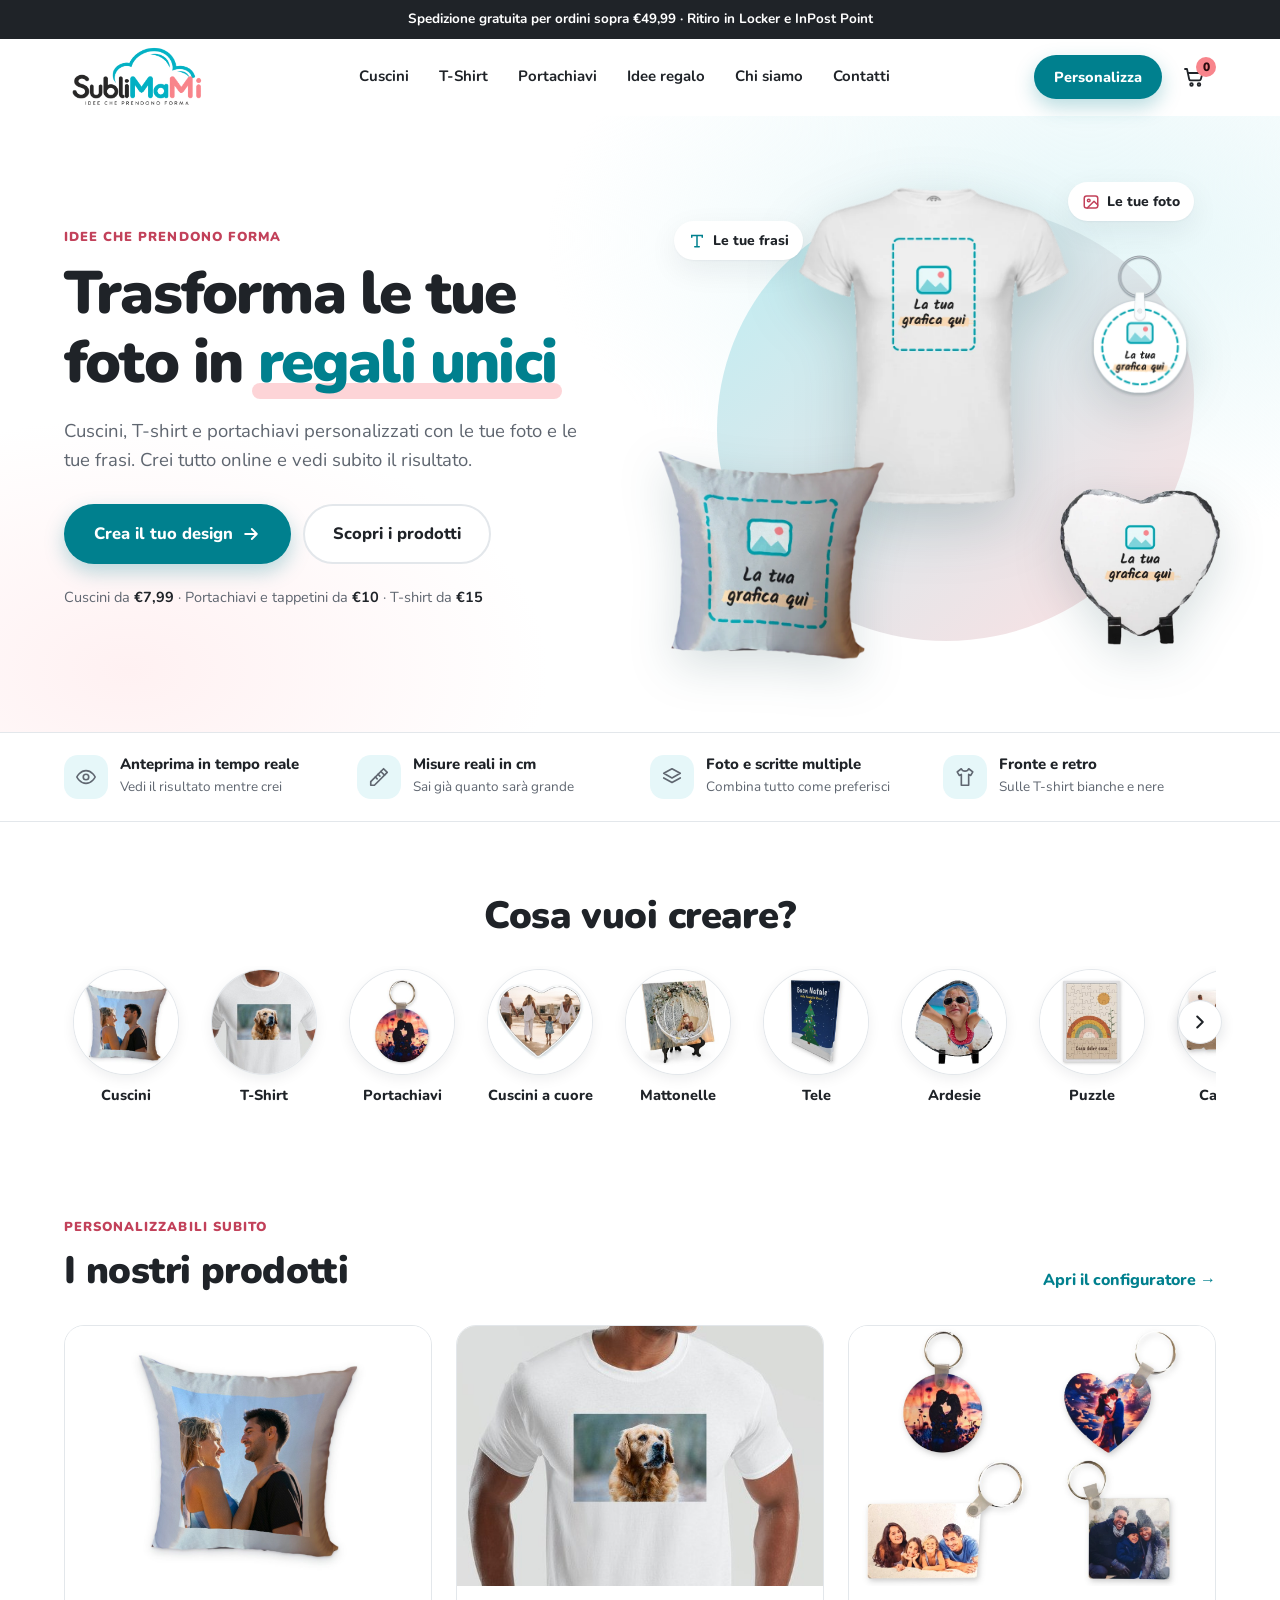
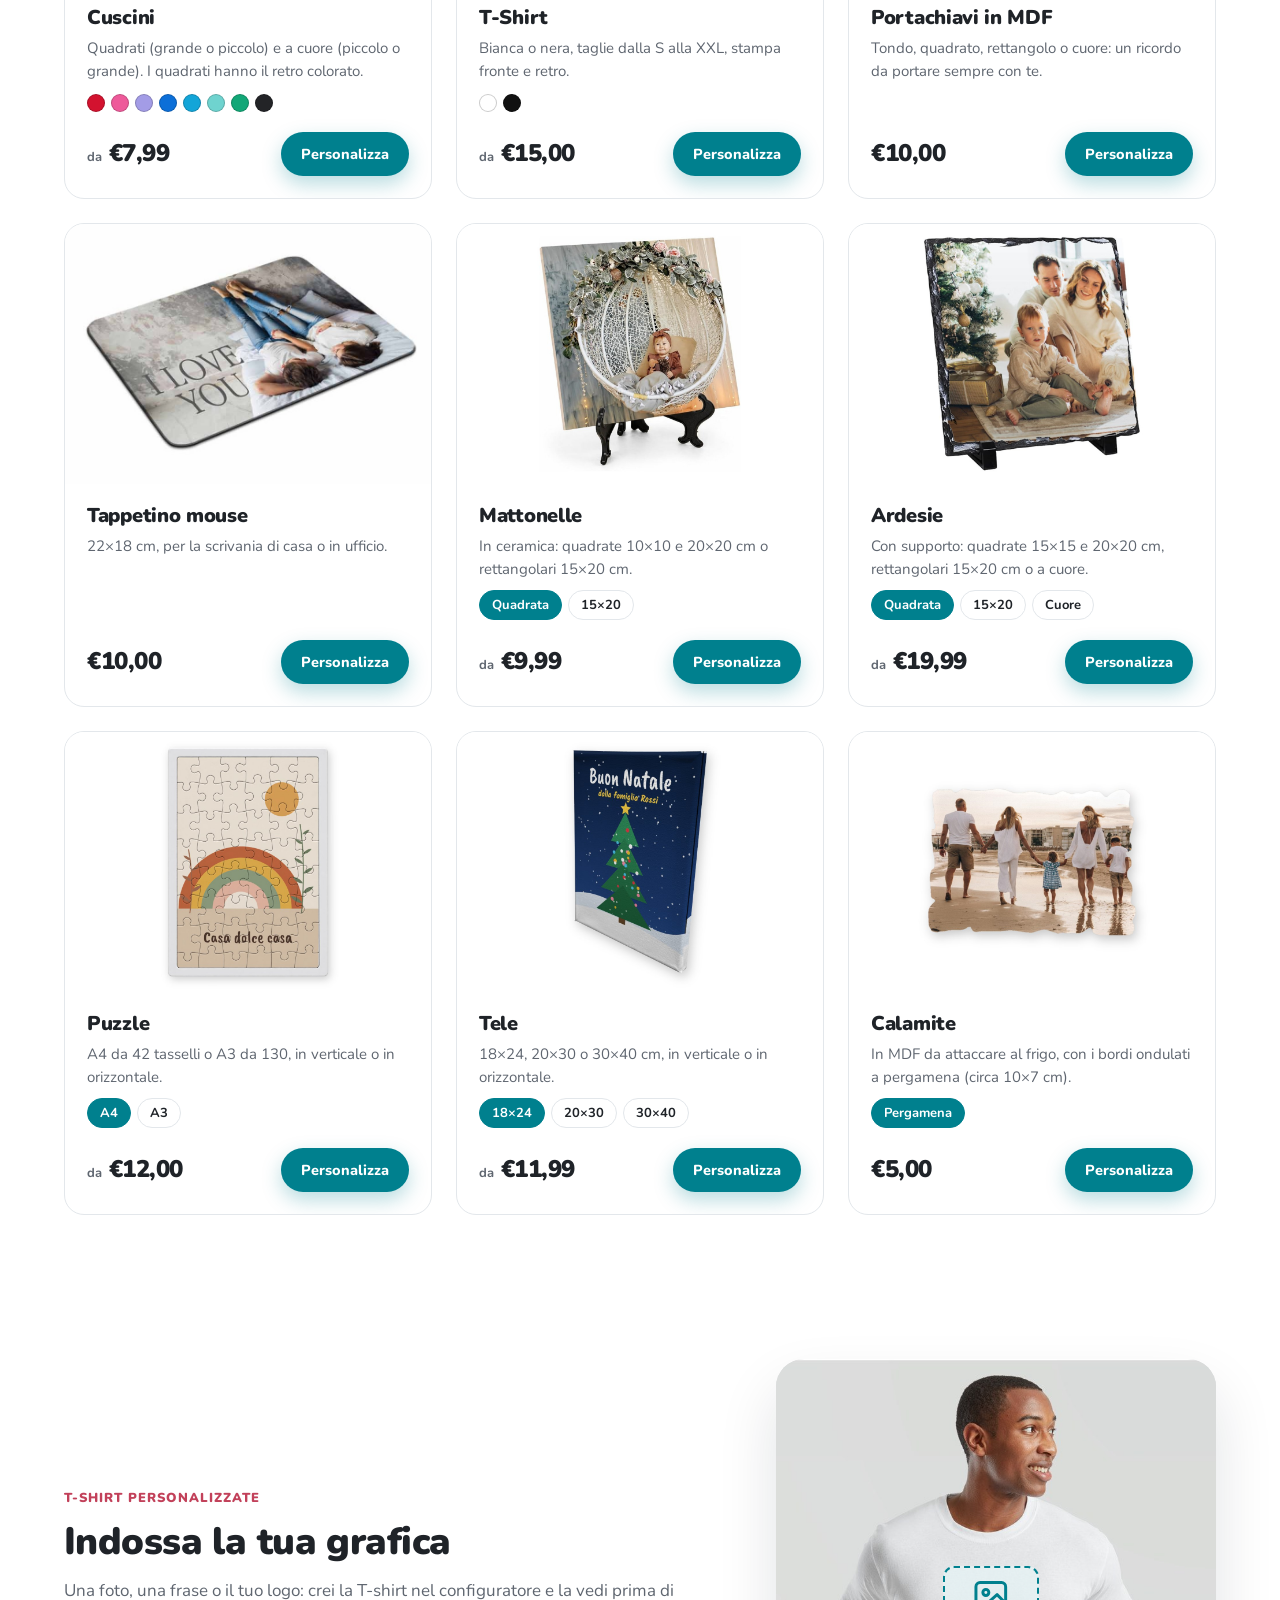
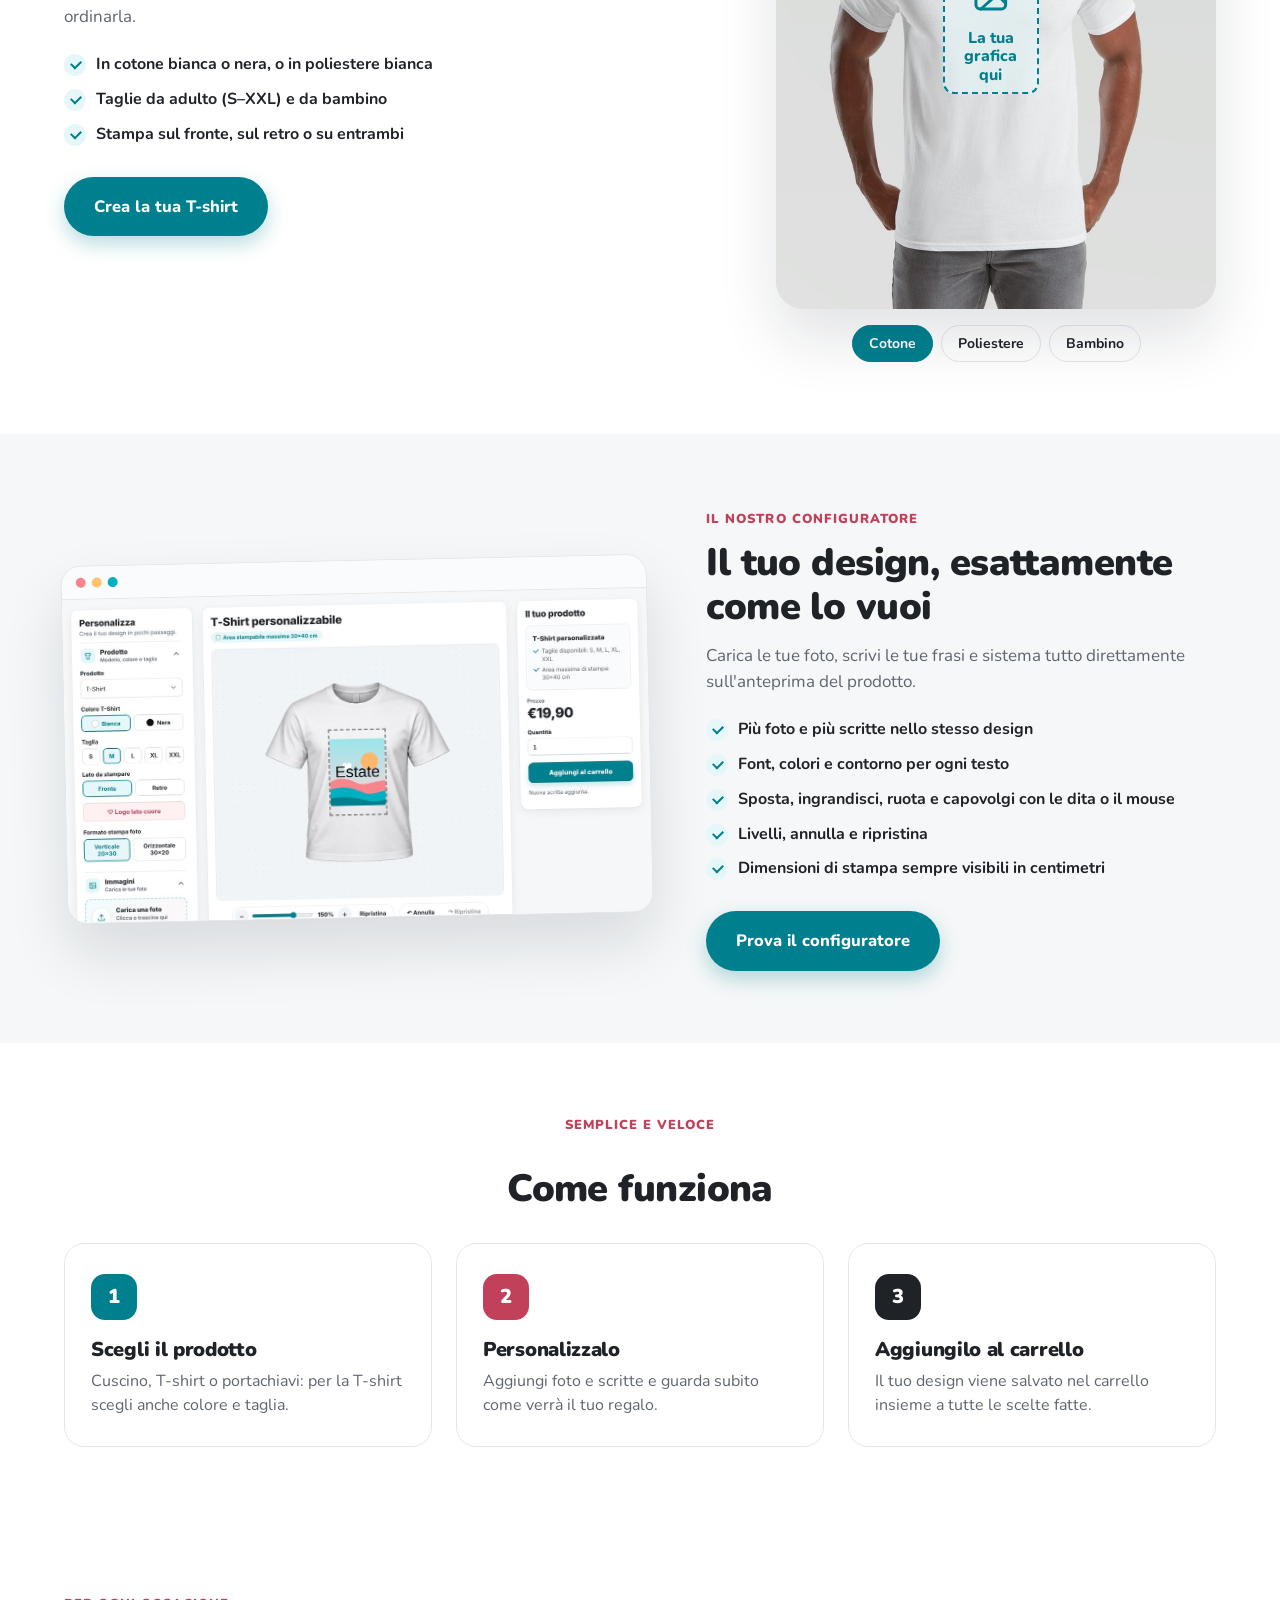
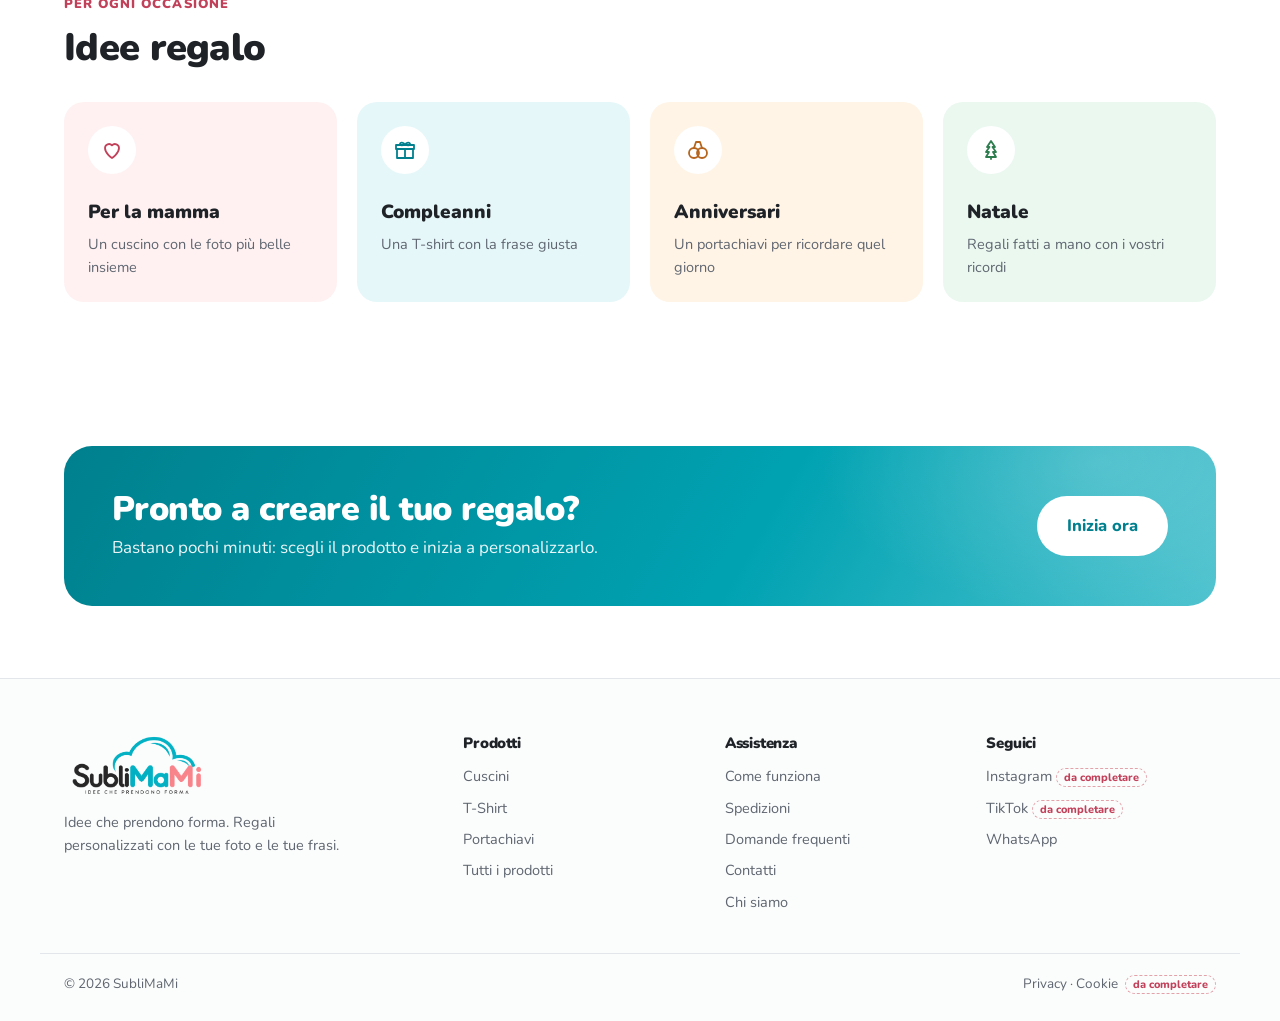
<file: index.html>
<!DOCTYPE html>
<html lang="it">
<head>
    <meta charset="UTF-8">
    <meta name="viewport" content="width=device-width, initial-scale=1.0">

    <title>SubliMaMi | Regali personalizzati con le tue foto</title>
    <meta name="description" content="Cuscini, T-shirt e portachiavi personalizzati con le tue foto e le tue frasi. Crei tutto online e vedi subito il risultato.">

    <link rel="preconnect" href="https://fonts.googleapis.com">
    <link rel="preconnect" href="https://fonts.gstatic.com" crossorigin>
    <link rel="stylesheet" href="https://fonts.googleapis.com/css2?family=Nunito:wght@400;600;700;800;900&display=swap">

    <link rel="stylesheet" href="home.css?v=65065e04bd95">
</head>

<body>

    <!-- =========================================
         BARRA ANNUNCI
         ========================================= -->
    <div class="announcement-bar">
        Crea il tuo regalo personalizzato online, con anteprima in tempo reale
    </div>


    <!-- =========================================
         HEADER
         ========================================= -->
    <header class="home-header" id="homeHeader">
        <div class="container home-header-inner">

            <a href="index.html" class="home-logo" aria-label="SubliMaMi - Home">
                <img src="assets/sublimami-logo.png" alt="SubliMaMi">
            </a>

            <nav class="home-nav" id="homeNav" aria-label="Menu principale">
                <a href="personalizza.html?prodotto=cushion">Cuscini</a>
                <a href="personalizza.html?prodotto=tshirt">T-Shirt</a>
                <a href="personalizza.html?prodotto=keychain-round">Portachiavi</a>
                <a href="index.html#idee-regalo">Idee regalo</a>
                <a href="chi-siamo.html">Chi siamo</a>
                <a href="contatti.html">Contatti</a>
            </nav>

            <div class="home-header-actions">
                <a href="personalizza.html" class="btn btn-primary btn-small header-cta">
                    Personalizza
                </a>

                <a href="personalizza.html?carrello=1" class="header-cart" aria-label="Carrello">
                    <svg viewBox="0 0 24 24" fill="none" stroke="currentColor" stroke-width="1.8" stroke-linecap="round" stroke-linejoin="round" aria-hidden="true"><path d="M3 4h2l2.2 10.2a1.5 1.5 0 0 0 1.5 1.2h8.6a1.5 1.5 0 0 0 1.5-1.1L20.5 8H6"/><circle cx="9.5" cy="19.5" r="1.3"/><circle cx="17" cy="19.5" r="1.3"/></svg>
                    <span class="header-cart-count" id="homeCartCount">0</span>
                </a>

                <button type="button" class="menu-toggle" id="menuToggle" aria-label="Apri menu" aria-expanded="false" aria-controls="homeNav">
                    <span></span><span></span><span></span>
                </button>
            </div>

        </div>
    </header>


    <main>

        <!-- =========================================
             HERO
             ========================================= -->
        <section class="hero">
            <div class="container hero-inner">

                <div class="hero-text">
                    <span class="eyebrow">Idee che prendono forma</span>

                    <h1>Trasforma le tue foto in <span class="highlight">regali unici</span></h1>

                    <p class="hero-lead">
                        Cuscini, T-shirt e portachiavi personalizzati con le tue foto
                        e le tue frasi. Crei tutto online e vedi subito il risultato.
                    </p>

                    <div class="hero-actions">
                        <a href="personalizza.html" class="btn btn-primary btn-large">
                            Crea il tuo design
                            <svg viewBox="0 0 24 24" fill="none" stroke="currentColor" stroke-width="2.2" stroke-linecap="round" stroke-linejoin="round" aria-hidden="true"><path d="M5 12h14M13 6l6 6-6 6"/></svg>
                        </a>
                        <a href="#prodotti" class="btn btn-ghost btn-large">Scopri i prodotti</a>
                    </div>

                    <p class="hero-prices">
                        Cuscini da <strong>€7,99</strong> · Portachiavi e tappetini da <strong>€10</strong> · T-shirt da <strong>€15</strong>
                    </p>
                </div>

                <!-- Prodotti veri con "La tua grafica qui" (assets/home/hero-*.webp) -->
                <div class="hero-visual" aria-hidden="true">
                    <div class="hero-blob"></div>

                    <img src="assets/home/hero-tshirt.webp" alt="" class="hero-item hero-tshirt" width="640" height="751">
                    <img src="assets/home/hero-ardesia.webp" alt="" class="hero-item hero-slate" width="460" height="446">
                    <img src="assets/home/hero-cuscino.webp" alt="" class="hero-item hero-cushion" width="540" height="498">
                    <img src="assets/home/hero-portachiavi.webp" alt="" class="hero-item hero-keychain" width="399" height="580">

                    <span class="hero-chip hero-chip-1">
                        <svg viewBox="0 0 24 24" fill="none" stroke="currentColor" stroke-width="2" stroke-linecap="round" aria-hidden="true"><path d="M5 7V4.5h14V7M12 4.5v15M9 19.5h6"/></svg>
                        Le tue frasi
                    </span>
                    <span class="hero-chip hero-chip-2">
                        <svg viewBox="0 0 24 24" fill="none" stroke="currentColor" stroke-width="2" stroke-linecap="round" stroke-linejoin="round" aria-hidden="true"><rect x="3" y="4" width="18" height="16" rx="3"/><circle cx="9" cy="10" r="1.8"/><path d="m21 16-5-5-9 9"/></svg>
                        Le tue foto
                    </span>
                </div>

            </div>
        </section>


        <!-- =========================================
             PUNTI DI FORZA
             ========================================= -->
        <section class="features" aria-label="Perché sceglierci">
            <div class="container features-grid">

                <div class="feature">
                    <span class="feature-icon">
                        <svg viewBox="0 0 24 24" fill="none" stroke="currentColor" stroke-width="1.8" stroke-linecap="round" stroke-linejoin="round"><path d="M2 12s3.5-7 10-7 10 7 10 7-3.5 7-10 7S2 12 2 12Z"/><circle cx="12" cy="12" r="3"/></svg>
                    </span>
                    <div>
                        <strong>Anteprima in tempo reale</strong>
                        <span>Vedi il risultato mentre crei</span>
                    </div>
                </div>

                <div class="feature">
                    <span class="feature-icon">
                        <svg viewBox="0 0 24 24" fill="none" stroke="currentColor" stroke-width="1.8" stroke-linecap="round" stroke-linejoin="round"><path d="M3 17 17 3l4 4L7 21H3v-4Z"/><path d="m14 6 4 4M8 12l2 2M11 9l2 2"/></svg>
                    </span>
                    <div>
                        <strong>Misure reali in cm</strong>
                        <span>Sai già quanto sarà grande</span>
                    </div>
                </div>

                <div class="feature">
                    <span class="feature-icon">
                        <svg viewBox="0 0 24 24" fill="none" stroke="currentColor" stroke-width="1.8" stroke-linecap="round" stroke-linejoin="round"><path d="m12 3 9 5-9 5-9-5 9-5Z"/><path d="m3 13 9 5 9-5"/></svg>
                    </span>
                    <div>
                        <strong>Foto e scritte multiple</strong>
                        <span>Combina tutto come preferisci</span>
                    </div>
                </div>

                <div class="feature">
                    <span class="feature-icon">
                        <svg viewBox="0 0 24 24" fill="none" stroke="currentColor" stroke-width="1.8" stroke-linecap="round" stroke-linejoin="round"><path d="M8 3 3.5 6.5l2.2 3.8L8 9.2V21h8V9.2l2.3 1.1 2.2-3.8L16 3c-.6 1.6-2.1 2.6-4 2.6S8.6 4.6 8 3Z"/></svg>
                    </span>
                    <div>
                        <strong>Fronte e retro</strong>
                        <span>Sulle T-shirt bianche e nere</span>
                    </div>
                </div>

            </div>
        </section>


        <!-- =========================================
             CATEGORIE
             ========================================= -->
        <section class="section categories-section" aria-labelledby="categorie-titolo">
            <div class="container">
                <h2 class="section-title" id="categorie-titolo">Cosa vuoi creare?</h2>

                <!-- Una riga sola: scorre con le frecce (computer) o con il dito (smartphone), home.js -->
                <div class="categories-carousel">
                    <button type="button" class="categories-arrow categories-arrow-prev" aria-label="Categorie precedenti" aria-controls="categoriesRow" hidden>
                        <svg viewBox="0 0 24 24" fill="none" stroke="currentColor" stroke-width="2.2" stroke-linecap="round" stroke-linejoin="round" aria-hidden="true"><path d="M15 18l-6-6 6-6"/></svg>
                    </button>
                <div class="categories" id="categoriesRow">
                    <a href="personalizza.html?prodotto=cushion" class="category">
                        <span class="category-image"><img src="assets/home/cerchio-cuscino.jpg" alt="" class="category-photo" width="360" height="360" loading="lazy"></span>
                        Cuscini
                    </a>
                    <a href="personalizza.html?prodotto=tshirt" class="category">
                        <span class="category-image"><img src="assets/home/cerchio-tshirt.jpg" alt="" class="category-photo" width="360" height="360" loading="lazy"></span>
                        T-Shirt
                    </a>
                    <a href="personalizza.html?prodotto=keychain-round" class="category">
                        <span class="category-image"><img src="assets/home/cerchio-portachiavi.jpg" alt="" class="category-photo" width="360" height="360" loading="lazy"></span>
                        Portachiavi
                    </a>
                    <a href="personalizza.html?prodotto=heart-small" class="category">
                        <span class="category-image"><img src="assets/home/cerchio-cuscino-cuore.jpg" alt="" class="category-photo" width="360" height="360" loading="lazy"></span>
                        Cuscini a cuore
                    </a>
                    <a href="personalizza.html?prodotto=tile-square" class="category">
                        <span class="category-image"><img src="assets/home/cerchio-mattonella.jpg" alt="" class="category-photo" width="360" height="360" loading="lazy"></span>
                        Mattonelle
                    </a>
                    <a href="personalizza.html?prodotto=canvas-s" class="category">
                        <span class="category-image"><img src="assets/home/cerchio-tela.jpg" alt="" class="category-photo" width="360" height="360" loading="lazy"></span>
                        Tele
                    </a>
                    <a href="personalizza.html?prodotto=slate-15" class="category">
                        <span class="category-image"><img src="assets/home/cerchio-ardesia.jpg" alt="" class="category-photo" width="360" height="360" loading="lazy"></span>
                        Ardesie
                    </a>
                    <a href="personalizza.html?prodotto=puzzle-a4" class="category">
                        <span class="category-image"><img src="assets/home/cerchio-puzzle.jpg" alt="" class="category-photo" width="360" height="360" loading="lazy"></span>
                        Puzzle
                    </a>
                    <a href="personalizza.html?prodotto=magnet-parchment" class="category">
                        <span class="category-image"><img src="assets/home/cerchio-calamita.jpg" alt="" class="category-photo" width="360" height="360" loading="lazy"></span>
                        Calamite
                    </a>
                    <a href="personalizza.html?prodotto=mousepad" class="category">
                        <span class="category-image"><img src="assets/home/cerchio-tappetino.jpg" alt="" class="category-photo" width="360" height="360" loading="lazy"></span>
                        Tappetini mouse
                    </a>
                </div>
                    <button type="button" class="categories-arrow categories-arrow-next" aria-label="Categorie successive" aria-controls="categoriesRow" hidden>
                        <svg viewBox="0 0 24 24" fill="none" stroke="currentColor" stroke-width="2.2" stroke-linecap="round" stroke-linejoin="round" aria-hidden="true"><path d="M9 18l6-6-6-6"/></svg>
                    </button>
                </div>
            </div>
        </section>


        <!-- =========================================
             PRODOTTI PERSONALIZZABILI
             ========================================= -->
        <section class="section" id="prodotti" aria-labelledby="prodotti-titolo">
            <div class="container">

                <div class="section-head">
                    <div>
                        <span class="eyebrow">Personalizzabili subito</span>
                        <h2 class="section-title" id="prodotti-titolo">I nostri prodotti</h2>
                    </div>
                    <a href="personalizza.html" class="link-arrow">Apri il configuratore</a>
                </div>

                <div class="products-grid">

                    <article class="product-card">
                        <!-- Foto vera: fronte bianco stampato; passando sopra compare la scritta -->
                        <a href="personalizza.html?prodotto=cushion" class="product-card-image product-card-photo product-card-photo-fit">
                            <img src="assets/home/cuscino-foto.jpg" alt="Cuscino in raso con il fronte bianco stampato con la foto di una coppia" width="900" height="900" class="product-photo-main">
                            <img src="assets/home/cuscino-scritta.jpg" alt="" width="900" height="900" loading="lazy" class="product-photo-alt">
                        </a>
                        <div class="product-card-body">
                            <h3>Cuscini</h3>
                            <p>Quadrati (grande o piccolo) e a cuore (piccolo o grande). I quadrati hanno il retro colorato.</p>
                            <div class="color-dots" aria-label="Colori del retro dei cuscini quadrati">
                                <span class="color-dot" style="background:#d3122f" title="Rosso"></span>
                                <span class="color-dot" style="background:#ee5a9a" title="Rosa"></span>
                                <span class="color-dot" style="background:#a39ce6" title="Lilla"></span>
                                <span class="color-dot" style="background:#0c6fd8" title="Blu"></span>
                                <span class="color-dot" style="background:#13a5d8" title="Azzurro"></span>
                                <span class="color-dot" style="background:#6fd3cf" title="Verde acqua"></span>
                                <span class="color-dot" style="background:#12a777" title="Verde"></span>
                                <span class="color-dot" style="background:#232427" title="Nero"></span>
                            </div>
                            <div class="product-card-footer">
                                <span class="price"><small>da</small> €7,99</span>
                                <a href="personalizza.html?prodotto=cushion" class="btn btn-primary btn-small">Personalizza</a>
                            </div>
                        </div>
                    </article>

                    <article class="product-card">
                        <!-- Foto vera; passando sopra la scheda compare "Personalizza con la tua foto" -->
                        <a href="personalizza.html?prodotto=tshirt" class="product-card-image product-card-photo">
                            <img src="assets/home/tshirt-foto.jpg" alt="Ragazzo con T-shirt bianca stampata con la foto di un cane" width="540" height="405">
                            <img src="assets/home/tshirt-scritta.jpg" alt="" width="540" height="405" class="product-photo-alt">
                        </a>
                        <div class="product-card-body">
                            <h3>T-Shirt</h3>
                            <p>Bianca o nera, taglie dalla S alla XXL, stampa fronte e retro.</p>
                            <div class="color-dots" aria-label="Colori disponibili">
                                <span class="color-dot dot-white" title="Bianca"></span>
                                <span class="color-dot dot-black" title="Nera"></span>
                            </div>
                            <div class="product-card-footer">
                                <span class="price"><small>da</small> €15,00</span>
                                <a href="personalizza.html?prodotto=tshirt" class="btn btn-primary btn-small">Personalizza</a>
                            </div>
                        </div>
                    </article>

                    <article class="product-card">
                        <a href="personalizza.html?prodotto=keychain-round" class="product-card-image product-card-photo product-card-photo-fit">
                            <img src="assets/home/portachiavi-foto.jpg" alt="Portachiavi in MDF tondo, a cuore, rettangolare e quadrato stampati con foto" width="1200" height="900">
                            <img src="assets/home/portachiavi-scritta.jpg" alt="" width="1200" height="900" class="product-photo-alt">
                        </a>
                        <div class="product-card-body">
                            <h3>Portachiavi in MDF</h3>
                            <p>Tondo, quadrato, rettangolo o cuore: un ricordo da portare sempre con te.</p>
                            <div class="product-card-footer">
                                <span class="price">€10,00</span>
                                <a href="personalizza.html?prodotto=keychain-round" class="btn btn-primary btn-small">Personalizza</a>
                            </div>
                        </div>
                    </article>

                    <article class="product-card">
                        <a href="personalizza.html?prodotto=mousepad" class="product-card-image product-card-photo">
                            <img src="assets/home/tappetino-foto.jpg" alt="Tappetino mouse stampato con la foto di una coppia e la scritta I love you" width="800" height="600">
                            <img src="assets/home/tappetino-scritta.jpg" alt="" width="800" height="600" class="product-photo-alt">
                        </a>
                        <div class="product-card-body">
                            <h3>Tappetino mouse</h3>
                            <p>22×18 cm, per la scrivania di casa o in ufficio.</p>
                            <div class="product-card-footer">
                                <span class="price">€10,00</span>
                                <a href="personalizza.html?prodotto=mousepad" class="btn btn-primary btn-small">Personalizza</a>
                            </div>
                        </div>
                    </article>

                    <!-- Foto su fondo bianco: intere, senza ritaglio. I pulsanti di formato
                         cambiano foto (home.js) -->
                    <article class="product-card">
                        <a href="personalizza.html?prodotto=tile-square" class="product-card-image product-card-photo product-card-photo-fit">
                            <img src="assets/home/mattonella-20x20-foto.jpg" alt="Mattonella in ceramica stampata con una foto, su cavalletto" width="900" height="900" loading="lazy" class="product-photo-main">
                            <img src="assets/home/mattonella-20x20-scritta.jpg" alt="" width="900" height="900" loading="lazy" class="product-photo-alt">
                        </a>
                        <div class="product-card-body">
                            <h3>Mattonelle</h3>
                            <p>In ceramica: quadrate 10×10 e 20×20 cm o rettangolari 15×20 cm.</p>
                            <div class="photo-formats" role="group" aria-label="Formato della mattonella">
                                <button type="button" class="photo-format" aria-pressed="true" data-prodotto="tile-square" data-foto="assets/home/mattonella-20x20-foto.jpg" data-scritta="assets/home/mattonella-20x20-scritta.jpg" data-alt="Mattonella in ceramica stampata con una foto, su cavalletto">Quadrata</button>
                                <button type="button" class="photo-format" aria-pressed="false" data-prodotto="tile-rect" data-foto="assets/home/mattonella-15x20-foto.jpg" data-scritta="assets/home/mattonella-15x20-scritta.jpg" data-alt="Mattonelle 15×20 in ceramica, una bianca e una stampata con una foto">15×20</button>
                            </div>
                            <div class="product-card-footer">
                                <span class="price"><small>da</small> €9,99</span>
                                <a href="personalizza.html?prodotto=tile-square" class="btn btn-primary btn-small">Personalizza</a>
                            </div>
                        </div>
                    </article>

                    <article class="product-card">
                        <a href="personalizza.html?prodotto=slate-15" class="product-card-image product-card-photo product-card-photo-fit">
                            <img src="assets/home/ardesia-quadrata-foto.jpg" alt="Ardesia quadrata stampata con una foto di famiglia a Natale" width="900" height="900" loading="lazy" class="product-photo-main">
                            <img src="assets/home/ardesia-quadrata-scritta.jpg" alt="" width="900" height="900" loading="lazy" class="product-photo-alt">
                        </a>
                        <div class="product-card-body">
                            <h3>Ardesie</h3>
                            <p>Con supporto: quadrate 15×15 e 20×20 cm, rettangolari 15×20 cm o a cuore.</p>
                            <div class="photo-formats" role="group" aria-label="Forma dell'ardesia">
                                <button type="button" class="photo-format" aria-pressed="true" data-prodotto="slate-15" data-foto="assets/home/ardesia-quadrata-foto.jpg" data-scritta="assets/home/ardesia-quadrata-scritta.jpg" data-alt="Ardesia quadrata stampata con una foto di famiglia a Natale">Quadrata</button>
                                <button type="button" class="photo-format" aria-pressed="false" data-prodotto="slate-rect" data-foto="assets/home/ardesia-15x20-foto.jpg" data-scritta="assets/home/ardesia-15x20-scritta.jpg" data-alt="Ardesia rettangolare stampata con una foto, sui suoi supporti">15×20</button>
                                <button type="button" class="photo-format" aria-pressed="false" data-prodotto="slate-heart" data-foto="assets/home/ardesia-cuore-foto.jpg" data-scritta="assets/home/ardesia-cuore-scritta.jpg" data-alt="Ardesia a cuore stampata con la foto di una bambina al mare">Cuore</button>
                            </div>
                            <div class="product-card-footer">
                                <span class="price"><small>da</small> €19,99</span>
                                <a href="personalizza.html?prodotto=slate-15" class="btn btn-primary btn-small">Personalizza</a>
                            </div>
                        </div>
                    </article>

                    <article class="product-card">
                        <a href="personalizza.html?prodotto=puzzle-a4" class="product-card-image product-card-photo product-card-photo-fit">
                            <img src="assets/home/puzzle-a4-foto.jpg" alt="Puzzle A4 stampato con un arcobaleno e la scritta Casa dolce casa" width="900" height="900" loading="lazy" class="product-photo-main">
                            <img src="assets/home/puzzle-a4-scritta.jpg" alt="" width="900" height="900" loading="lazy" class="product-photo-alt">
                        </a>
                        <div class="product-card-body">
                            <h3>Puzzle</h3>
                            <p>A4 da 42 tasselli o A3 da 130, in verticale o in orizzontale.</p>
                            <div class="photo-formats" role="group" aria-label="Formato del puzzle">
                                <button type="button" class="photo-format" aria-pressed="true" data-prodotto="puzzle-a4" data-foto="assets/home/puzzle-a4-foto.jpg" data-scritta="assets/home/puzzle-a4-scritta.jpg" data-alt="Puzzle A4 stampato con un arcobaleno e la scritta Casa dolce casa">A4</button>
                                <button type="button" class="photo-format" aria-pressed="false" data-prodotto="puzzle-a3" data-foto="assets/home/puzzle-a3-foto.jpg" data-scritta="assets/home/puzzle-a3-scritta.jpg" data-alt="Puzzle A3 stampato con la foto di una famiglia davanti all'albero di Natale">A3</button>
                            </div>
                            <div class="product-card-footer">
                                <span class="price"><small>da</small> €12,00</span>
                                <a href="personalizza.html?prodotto=puzzle-a4" class="btn btn-primary btn-small">Personalizza</a>
                            </div>
                        </div>
                    </article>

                    <article class="product-card">
                        <a href="personalizza.html?prodotto=canvas-s" class="product-card-image product-card-photo product-card-photo-fit">
                            <img src="assets/home/tela-18x24-foto.jpg" alt="Tela 18x24 cm su telaio con un'illustrazione natalizia" width="900" height="900" loading="lazy" class="product-photo-main">
                            <img src="assets/home/tela-18x24-scritta.jpg" alt="" width="900" height="900" loading="lazy" class="product-photo-alt">
                        </a>
                        <div class="product-card-body">
                            <h3>Tele</h3>
                            <p>18×24, 20×30 o 30×40 cm, in verticale o in orizzontale.</p>
                            <div class="photo-formats" role="group" aria-label="Misura della tela">
                                <button type="button" class="photo-format" aria-pressed="true" data-prodotto="canvas-s" data-foto="assets/home/tela-18x24-foto.jpg" data-scritta="assets/home/tela-18x24-scritta.jpg" data-alt="Tela 18x24 cm su telaio con un'illustrazione natalizia">18×24</button>
                                <button type="button" class="photo-format" aria-pressed="false" data-prodotto="canvas-m" data-foto="assets/home/tela-20x30-foto.jpg" data-scritta="assets/home/tela-20x30-scritta.jpg" data-alt="Tela 20x30 cm su telaio con un paesaggio di montagne al tramonto">20×30</button>
                                <button type="button" class="photo-format" aria-pressed="false" data-prodotto="canvas-l" data-foto="assets/home/tela-30x40-foto.jpg" data-scritta="assets/home/tela-30x40-scritta.jpg" data-alt="Tela 30x40 cm su telaio con il ritratto di un golden retriever">30×40</button>
                            </div>
                            <div class="product-card-footer">
                                <span class="price"><small>da</small> €11,99</span>
                                <a href="personalizza.html?prodotto=canvas-s" class="btn btn-primary btn-small">Personalizza</a>
                            </div>
                        </div>
                    </article>

                    <article class="product-card">
                        <a href="personalizza.html?prodotto=magnet-parchment" class="product-card-image product-card-photo product-card-photo-fit">
                            <img src="assets/home/calamita-pergamena-foto.jpg" alt="Calamita a pergamena in MDF con la foto di una famiglia al mare" width="900" height="900" loading="lazy" class="product-photo-main">
                            <img src="assets/home/calamita-pergamena-scritta.jpg" alt="" width="900" height="900" loading="lazy" class="product-photo-alt">
                        </a>
                        <div class="product-card-body">
                            <h3>Calamite</h3>
                            <p>In MDF da attaccare al frigo, con i bordi ondulati a pergamena (circa 10×7 cm).</p>
                            <div class="photo-formats" role="group" aria-label="Tipo di calamita">
                                <button type="button" class="photo-format" aria-pressed="true" data-prodotto="magnet-parchment" data-foto="assets/home/calamita-pergamena-foto.jpg" data-scritta="assets/home/calamita-pergamena-scritta.jpg" data-alt="Calamita a pergamena in MDF con la foto di una famiglia al mare">Pergamena</button>
                            </div>
                            <div class="product-card-footer">
                                <span class="price">€5,00</span>
                                <a href="personalizza.html?prodotto=magnet-parchment" class="btn btn-primary btn-small">Personalizza</a>
                            </div>
                        </div>
                    </article>

                </div>
            </div>
        </section>


        <!-- =========================================
             T-SHIRT INDOSSATA
             ========================================= -->
        <section class="section tshirt-model" aria-labelledby="tshirt-modello-titolo">
            <div class="container tshirt-model-inner">

                <div class="tshirt-model-text">
                    <span class="eyebrow">T-shirt personalizzate</span>
                    <h2 class="section-title" id="tshirt-modello-titolo">Indossa la tua grafica</h2>
                    <p>
                        Una foto, una frase o il tuo logo: crei la T-shirt nel
                        configuratore e la vedi prima di ordinarla.
                    </p>

                    <ul class="check-list">
                        <li>In cotone bianca o nera, o in poliestere bianca</li>
                        <li>Taglie da adulto (S–XXL) e da bambino</li>
                        <li>Stampa sul fronte, sul retro o su entrambi</li>
                    </ul>

                    <a href="personalizza.html?prodotto=tshirt" class="btn btn-primary btn-large">Crea la tua T-shirt</a>
                </div>

                <div class="tshirt-model-visual">

                    <!-- Galleria: una foto alla volta, si cambia con i pulsanti sotto (home.js) -->
                    <figure class="tshirt-model-photo" data-gallery-slide="cotone">
                        <img src="assets/home/tshirt-modello.jpg" alt="Ragazzo con T-shirt bianca in cotone, con lo spazio per la tua grafica sul petto" width="689" height="861" loading="lazy">
                        <span class="tshirt-model-print" aria-hidden="true">
                            <svg viewBox="0 0 24 24" fill="none" stroke="currentColor" stroke-width="1.8" stroke-linecap="round" stroke-linejoin="round"><rect x="3" y="4" width="18" height="16" rx="2.5"/><circle cx="9" cy="10" r="1.8"/><path d="M21 16.5l-5.2-5.2L6 20"/></svg>
                            <span>La tua grafica qui</span>
                        </span>
                    </figure>

                    <figure class="tshirt-model-photo" data-gallery-slide="poliestere" hidden>
                        <img src="assets/home/tshirt-poliestere-adulto.jpg" alt="Ragazzo con T-shirt bianca in poliestere, con lo spazio per la tua grafica sul petto" width="600" height="750">
                        <span class="tshirt-model-print" aria-hidden="true">
                            <svg viewBox="0 0 24 24" fill="none" stroke="currentColor" stroke-width="1.8" stroke-linecap="round" stroke-linejoin="round"><rect x="3" y="4" width="18" height="16" rx="2.5"/><circle cx="9" cy="10" r="1.8"/><path d="M21 16.5l-5.2-5.2L6 20"/></svg>
                            <span>La tua grafica qui</span>
                        </span>
                    </figure>

                    <figure class="tshirt-model-photo" data-gallery-slide="bambino" hidden>
                        <img src="assets/home/tshirt-poliestere-bambino.jpg" alt="Bambino con T-shirt bianca in poliestere, con lo spazio per la tua grafica sul petto" width="600" height="750">
                        <span class="tshirt-model-print" aria-hidden="true">
                            <svg viewBox="0 0 24 24" fill="none" stroke="currentColor" stroke-width="1.8" stroke-linecap="round" stroke-linejoin="round"><rect x="3" y="4" width="18" height="16" rx="2.5"/><circle cx="9" cy="10" r="1.8"/><path d="M21 16.5l-5.2-5.2L6 20"/></svg>
                            <span>La tua grafica qui</span>
                        </span>
                    </figure>

                    <div class="tshirt-gallery-tabs" aria-label="Scegli la foto">
                        <button type="button" class="tshirt-gallery-tab" data-gallery-tab="cotone" aria-pressed="true">Cotone</button>
                        <button type="button" class="tshirt-gallery-tab" data-gallery-tab="poliestere" aria-pressed="false">Poliestere</button>
                        <button type="button" class="tshirt-gallery-tab" data-gallery-tab="bambino" aria-pressed="false">Bambino</button>
                    </div>

                </div>

            </div>
        </section>


        <!-- =========================================
             CONFIGURATORE IN EVIDENZA
             ========================================= -->
        <section class="section showcase">
            <div class="container showcase-inner">

                <div class="showcase-visual">
                    <div class="browser-frame">
                        <div class="browser-bar"><span></span><span></span><span></span></div>
                        <img src="assets/home/configuratore.jpg" alt="Il configuratore SubliMaMi con una T-shirt personalizzata" loading="lazy">
                    </div>
                </div>

                <div class="showcase-text">
                    <span class="eyebrow">Il nostro configuratore</span>
                    <h2 class="section-title">Il tuo design, esattamente come lo vuoi</h2>
                    <p>
                        Carica le tue foto, scrivi le tue frasi e sistema tutto
                        direttamente sull'anteprima del prodotto.
                    </p>

                    <ul class="check-list">
                        <li>Più foto e più scritte nello stesso design</li>
                        <li>Font, colori e contorno per ogni testo</li>
                        <li>Sposta, ingrandisci, ruota e capovolgi con le dita o il mouse</li>
                        <li>Livelli, annulla e ripristina</li>
                        <li>Dimensioni di stampa sempre visibili in centimetri</li>
                    </ul>

                    <a href="personalizza.html" class="btn btn-primary btn-large">Prova il configuratore</a>
                </div>

            </div>
        </section>


        <!-- =========================================
             COME FUNZIONA
             ========================================= -->
        <section class="section how" id="come-funziona" aria-labelledby="come-titolo">
            <div class="container">
                <div class="section-head section-head-center">
                    <span class="eyebrow">Semplice e veloce</span>
                    <h2 class="section-title" id="come-titolo">Come funziona</h2>
                </div>

                <ol class="steps">
                    <li class="step">
                        <span class="step-number">1</span>
                        <h3>Scegli il prodotto</h3>
                        <p>Cuscino, T-shirt o portachiavi: per la T-shirt scegli anche colore e taglia.</p>
                    </li>
                    <li class="step">
                        <span class="step-number">2</span>
                        <h3>Personalizzalo</h3>
                        <p>Aggiungi foto e scritte e guarda subito come verrà il tuo regalo.</p>
                    </li>
                    <li class="step">
                        <span class="step-number">3</span>
                        <h3>Aggiungilo al carrello</h3>
                        <p>Il tuo design viene salvato nel carrello insieme a tutte le scelte fatte.</p>
                    </li>
                </ol>
            </div>
        </section>


        <!-- =========================================
             IDEE REGALO
             ========================================= -->
        <section class="section" id="idee-regalo" aria-labelledby="idee-titolo">
            <div class="container">
                <div class="section-head">
                    <div>
                        <span class="eyebrow">Per ogni occasione</span>
                        <h2 class="section-title" id="idee-titolo">Idee regalo</h2>
                    </div>
                </div>

                <div class="occasions">
                    <a href="personalizza.html?prodotto=cushion" class="occasion occasion-pink">
                        <span class="occasion-icon"><svg viewBox="0 0 24 24" fill="none" stroke="currentColor" stroke-width="1.8" stroke-linecap="round" stroke-linejoin="round"><path d="M12 20s-7-4.4-7-10a4 4 0 0 1 7-2.6A4 4 0 0 1 19 10c0 5.6-7 10-7 10Z"/></svg></span>
                        <strong>Per la mamma</strong>
                        <span>Un cuscino con le foto più belle insieme</span>
                    </a>
                    <a href="personalizza.html?prodotto=tshirt" class="occasion occasion-teal">
                        <span class="occasion-icon"><svg viewBox="0 0 24 24" fill="none" stroke="currentColor" stroke-width="1.8" stroke-linecap="round" stroke-linejoin="round"><path d="M4 11h16v9H4zM12 11v9M3 7h18v4H3z"/><path d="M12 7c-1.5-3-5-3-5-1s3 1 5 1c2 0 5 1 5-1s-3.5-2-5 1"/></svg></span>
                        <strong>Compleanni</strong>
                        <span>Una T-shirt con la frase giusta</span>
                    </a>
                    <a href="personalizza.html?prodotto=keychain-round" class="occasion occasion-sun">
                        <span class="occasion-icon"><svg viewBox="0 0 24 24" fill="none" stroke="currentColor" stroke-width="1.8" stroke-linecap="round" stroke-linejoin="round"><circle cx="8" cy="15" r="5"/><circle cx="16" cy="15" r="5"/><path d="M8 10 10 4h4l2 6"/></svg></span>
                        <strong>Anniversari</strong>
                        <span>Un portachiavi per ricordare quel giorno</span>
                    </a>
                    <a href="personalizza.html?prodotto=cushion" class="occasion occasion-mint">
                        <span class="occasion-icon"><svg viewBox="0 0 24 24" fill="none" stroke="currentColor" stroke-width="1.8" stroke-linecap="round" stroke-linejoin="round"><path d="m12 3 4 6h-2.5l3.5 5h-3l3 5H7l3-5H7l3.5-5H8l4-6Z"/><path d="M12 19v2"/></svg></span>
                        <strong>Natale</strong>
                        <span>Regali fatti a mano con i vostri ricordi</span>
                    </a>
                </div>
            </div>
        </section>


        <!-- =========================================
             INVITO FINALE
             ========================================= -->
        <section class="section">
            <div class="container">
                <div class="cta-band">
                    <div>
                        <h2>Pronto a creare il tuo regalo?</h2>
                        <p>Bastano pochi minuti: scegli il prodotto e inizia a personalizzarlo.</p>
                    </div>
                    <a href="personalizza.html" class="btn btn-white btn-large">Inizia ora</a>
                </div>
            </div>
        </section>

    </main>


    <!-- =========================================
         FOOTER
         ========================================= -->
    <footer class="home-footer">
        <div class="container footer-grid">

            <div class="footer-brand">
                <img src="assets/sublimami-logo.png" alt="SubliMaMi" class="footer-logo">
                <p>Idee che prendono forma. Regali personalizzati con le tue foto e le tue frasi.</p>
            </div>

            <div class="footer-col">
                <h3>Prodotti</h3>
                <a href="personalizza.html?prodotto=cushion">Cuscini</a>
                <a href="personalizza.html?prodotto=tshirt">T-Shirt</a>
                <a href="personalizza.html?prodotto=keychain-round">Portachiavi</a>
                <a href="index.html#prodotti">Tutti i prodotti</a>
            </div>

            <div class="footer-col">
                <h3>Assistenza</h3>
                <a href="index.html#come-funziona">Come funziona</a>
                <a href="spedizioni.html">Spedizioni</a>
                <a href="spedizioni.html#domande">Domande frequenti</a>
                <a href="contatti.html">Contatti</a>
                <a href="chi-siamo.html">Chi siamo</a>
            </div>

            <div class="footer-col">
                <h3>Seguici</h3>
                <!-- I link si compilano da soli con i dati di site-config.js -->
                <a data-contact="instagram">Instagram</a>
                <a data-contact="tiktok">TikTok</a>
                <a data-contact="whatsapp">WhatsApp</a>
            </div>

        </div>

        <div class="container footer-bottom">
            <span>© <span id="currentYear">2026</span> SubliMaMi</span>
            <!-- DA COMPLETARE: Privacy e Cookie policy -->
            <span>Privacy · Cookie <em class="todo">da completare</em></span>
        </div>
    </footer>

    <script src="site-config.js?v=1eb8c7c63106"></script>
    <script src="home.js?v=629539f3c61c"></script>
</body>
</html>
</file>
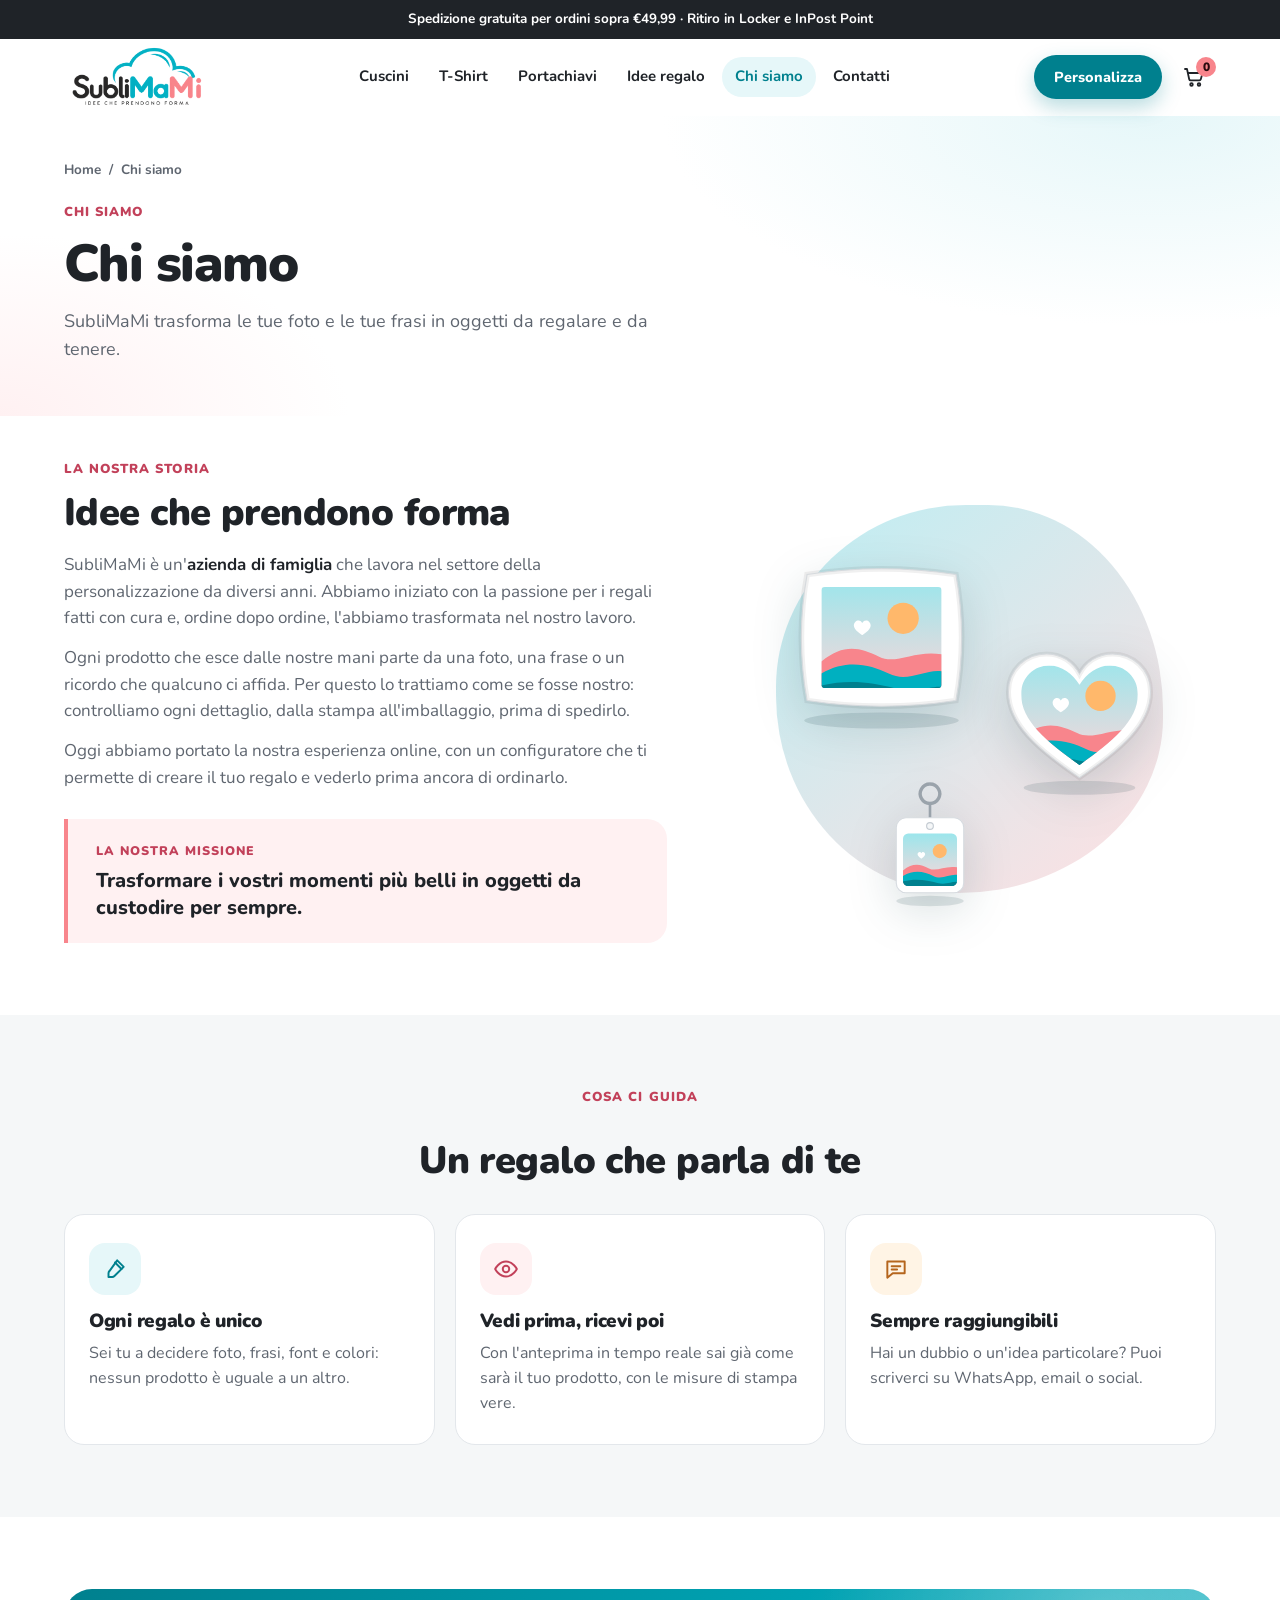
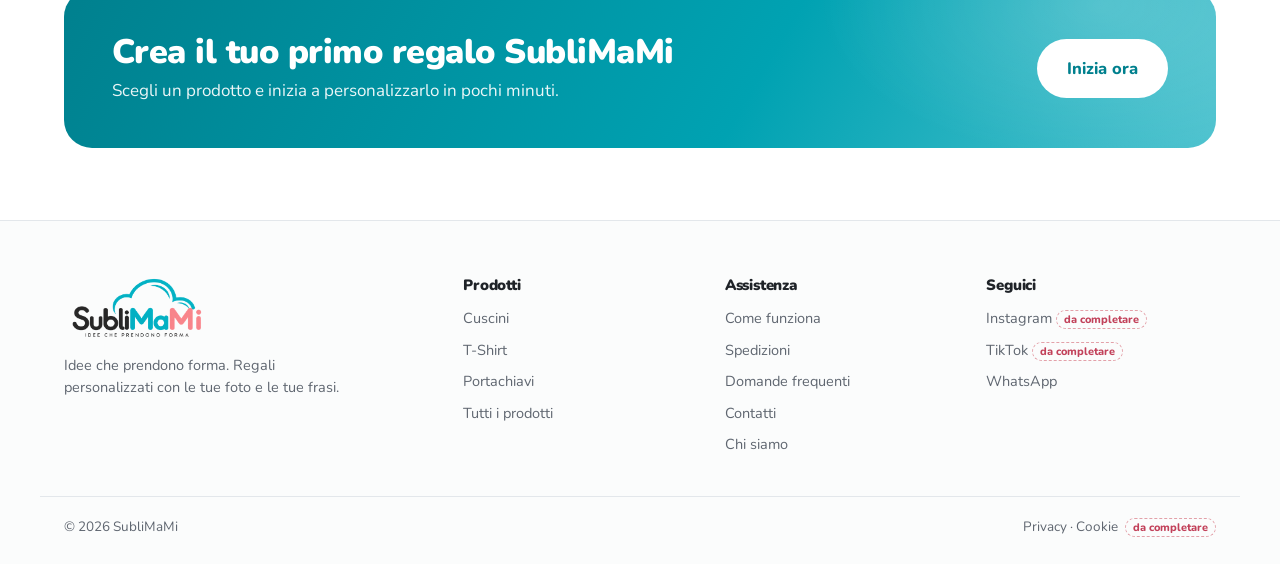
<file: chi-siamo.html>
<!DOCTYPE html>
<html lang="it">
<head>
    <meta charset="UTF-8">
    <meta name="viewport" content="width=device-width, initial-scale=1.0">

    <title>Chi siamo | SubliMaMi</title>
    <meta name="description" content="La storia di SubliMaMi: regali personalizzati con le tue foto e le tue frasi.">

    <link rel="preconnect" href="https://fonts.googleapis.com">
    <link rel="preconnect" href="https://fonts.gstatic.com" crossorigin>
    <link rel="stylesheet" href="https://fonts.googleapis.com/css2?family=Nunito:wght@400;600;700;800;900&display=swap">

    <link rel="stylesheet" href="home.css?v=65065e04bd95">
</head>

<body>

    <!-- =========================================
         BARRA ANNUNCI
         ========================================= -->
    <div class="announcement-bar">
        Crea il tuo regalo personalizzato online, con anteprima in tempo reale
    </div>


    <!-- =========================================
         HEADER
         ========================================= -->
    <header class="home-header" id="homeHeader">
        <div class="container home-header-inner">

            <a href="index.html" class="home-logo" aria-label="SubliMaMi - Home">
                <img src="assets/sublimami-logo.png" alt="SubliMaMi">
            </a>

            <nav class="home-nav" id="homeNav" aria-label="Menu principale">
                <a href="personalizza.html?prodotto=cushion">Cuscini</a>
                <a href="personalizza.html?prodotto=tshirt">T-Shirt</a>
                <a href="personalizza.html?prodotto=keychain-round">Portachiavi</a>
                <a href="index.html#idee-regalo">Idee regalo</a>
                <a href="chi-siamo.html" aria-current="page">Chi siamo</a>
                <a href="contatti.html">Contatti</a>
            </nav>

            <div class="home-header-actions">
                <a href="personalizza.html" class="btn btn-primary btn-small header-cta">
                    Personalizza
                </a>

                <a href="personalizza.html?carrello=1" class="header-cart" aria-label="Carrello">
                    <svg viewBox="0 0 24 24" fill="none" stroke="currentColor" stroke-width="1.8" stroke-linecap="round" stroke-linejoin="round" aria-hidden="true"><path d="M3 4h2l2.2 10.2a1.5 1.5 0 0 0 1.5 1.2h8.6a1.5 1.5 0 0 0 1.5-1.1L20.5 8H6"/><circle cx="9.5" cy="19.5" r="1.3"/><circle cx="17" cy="19.5" r="1.3"/></svg>
                    <span class="header-cart-count" id="homeCartCount">0</span>
                </a>

                <button type="button" class="menu-toggle" id="menuToggle" aria-label="Apri menu" aria-expanded="false" aria-controls="homeNav">
                    <span></span><span></span><span></span>
                </button>
            </div>

        </div>
    </header>


    <main>

        <!-- =========================================
             INTESTAZIONE PAGINA
             ========================================= -->
        <section class="page-hero page-hero-teal">
            <div class="container">
                <nav class="breadcrumb" aria-label="Percorso">
                    <a href="index.html">Home</a>
                    <span aria-hidden="true">/</span>
                    <span>Chi siamo</span>
                </nav>
                <span class="eyebrow">Chi siamo</span>
                <h1>Chi siamo</h1>
                <p class="page-lead">SubliMaMi trasforma le tue foto e le tue frasi in oggetti da regalare e da tenere.</p>
            </div>
        </section>


        <!-- =========================================
             LA NOSTRA STORIA
             ========================================= -->
        <section class="section section-tight">
            <div class="container story">

                <div class="story-text">
                    <span class="eyebrow">La nostra storia</span>
                    <h2 class="section-title">Idee che prendono forma</h2>

                    <div class="story-body">
                        <p>SubliMaMi è un'<strong>azienda di famiglia</strong> che lavora nel settore della personalizzazione da diversi anni. Abbiamo iniziato con la passione per i regali fatti con cura e, ordine dopo ordine, l'abbiamo trasformata nel nostro lavoro.</p>
                        <p>Ogni prodotto che esce dalle nostre mani parte da una foto, una frase o un ricordo che qualcuno ci affida. Per questo lo trattiamo come se fosse nostro: controlliamo ogni dettaglio, dalla stampa all'imballaggio, prima di spedirlo.</p>
                        <p>Oggi abbiamo portato la nostra esperienza online, con un configuratore che ti permette di creare il tuo regalo e vederlo prima ancora di ordinarlo.</p>
                    </div>

                    <blockquote class="mission">
                        <span class="mission-label">La nostra missione</span>
                        <p>Trasformare i vostri momenti più belli in oggetti da custodire per sempre.</p>
                    </blockquote>
                </div>

                <div class="story-visual" aria-hidden="true">
                    <div class="story-blob"></div>
                    <img src="assets/home/cuscino.svg" alt="" class="story-item story-item-1">
                    <img src="assets/home/cuscino-cuore.svg" alt="" class="story-item story-item-2">
                    <img src="assets/home/portachiavi.svg" alt="" class="story-item story-item-3">
                </div>

            </div>
        </section>


        <!-- =========================================
             COSA CI GUIDA
             ========================================= -->
        <section class="section showcase">
            <div class="container">
                <div class="section-head section-head-center">
                    <span class="eyebrow">Cosa ci guida</span>
                    <h2 class="section-title">Un regalo che parla di te</h2>
                </div>

                <div class="values">
                    <div class="value-card">
                        <span class="value-icon value-teal"><svg viewBox="0 0 24 24" fill="none" stroke="currentColor" stroke-width="1.8" stroke-linecap="round" stroke-linejoin="round" aria-hidden="true"><path d="M14 4l6 6-8.5 8.5a3 3 0 0 1-2.1.9H6v-3.4a3 3 0 0 1 .9-2.1L14 4Z"/><path d="m12 6 6 6"/></svg></span>
                        <h3>Ogni regalo è unico</h3>
                        <p>Sei tu a decidere foto, frasi, font e colori: nessun prodotto è uguale a un altro.</p>
                    </div>
                    <div class="value-card">
                        <span class="value-icon value-pink"><svg viewBox="0 0 24 24" fill="none" stroke="currentColor" stroke-width="1.8" stroke-linecap="round" stroke-linejoin="round" aria-hidden="true"><path d="M2 12s3.5-7 10-7 10 7 10 7-3.5 7-10 7S2 12 2 12Z"/><circle cx="12" cy="12" r="3"/></svg></span>
                        <h3>Vedi prima, ricevi poi</h3>
                        <p>Con l'anteprima in tempo reale sai già come sarà il tuo prodotto, con le misure di stampa vere.</p>
                    </div>
                    <div class="value-card">
                        <span class="value-icon value-sun"><svg viewBox="0 0 24 24" fill="none" stroke="currentColor" stroke-width="1.8" stroke-linecap="round" stroke-linejoin="round" aria-hidden="true"><path d="M4 5h16v11H9l-5 4V5Z"/><path d="M8 9.5h8M8 12.5h5"/></svg></span>
                        <h3>Sempre raggiungibili</h3>
                        <p>Hai un dubbio o un'idea particolare? Puoi scriverci su WhatsApp, email o social.</p>
                    </div>
                </div>
            </div>
        </section>

        <section class="section">
            <div class="container">
                <div class="cta-band">
                    <div>
                        <h2>Crea il tuo primo regalo SubliMaMi</h2>
                        <p>Scegli un prodotto e inizia a personalizzarlo in pochi minuti.</p>
                    </div>
                    <a href="personalizza.html" class="btn btn-white btn-large">Inizia ora</a>
                </div>
            </div>
        </section>

    </main>


    <!-- =========================================
         FOOTER
         ========================================= -->
    <footer class="home-footer">
        <div class="container footer-grid">

            <div class="footer-brand">
                <img src="assets/sublimami-logo.png" alt="SubliMaMi" class="footer-logo">
                <p>Idee che prendono forma. Regali personalizzati con le tue foto e le tue frasi.</p>
            </div>

            <div class="footer-col">
                <h3>Prodotti</h3>
                <a href="personalizza.html?prodotto=cushion">Cuscini</a>
                <a href="personalizza.html?prodotto=tshirt">T-Shirt</a>
                <a href="personalizza.html?prodotto=keychain-round">Portachiavi</a>
                <a href="index.html#prodotti">Tutti i prodotti</a>
            </div>

            <div class="footer-col">
                <h3>Assistenza</h3>
                <a href="index.html#come-funziona">Come funziona</a>
                <a href="spedizioni.html">Spedizioni</a>
                <a href="spedizioni.html#domande">Domande frequenti</a>
                <a href="contatti.html">Contatti</a>
                <a href="chi-siamo.html">Chi siamo</a>
            </div>

            <div class="footer-col">
                <h3>Seguici</h3>
                <!-- I link si compilano da soli con i dati di site-config.js -->
                <a data-contact="instagram">Instagram</a>
                <a data-contact="tiktok">TikTok</a>
                <a data-contact="whatsapp">WhatsApp</a>
            </div>

        </div>

        <div class="container footer-bottom">
            <span>© <span id="currentYear">2026</span> SubliMaMi</span>
            <!-- DA COMPLETARE: Privacy e Cookie policy -->
            <span>Privacy · Cookie <em class="todo">da completare</em></span>
        </div>
    </footer>

    <script src="site-config.js?v=1eb8c7c63106"></script>
    <script src="home.js?v=629539f3c61c"></script>
</body>
</html>
</file>
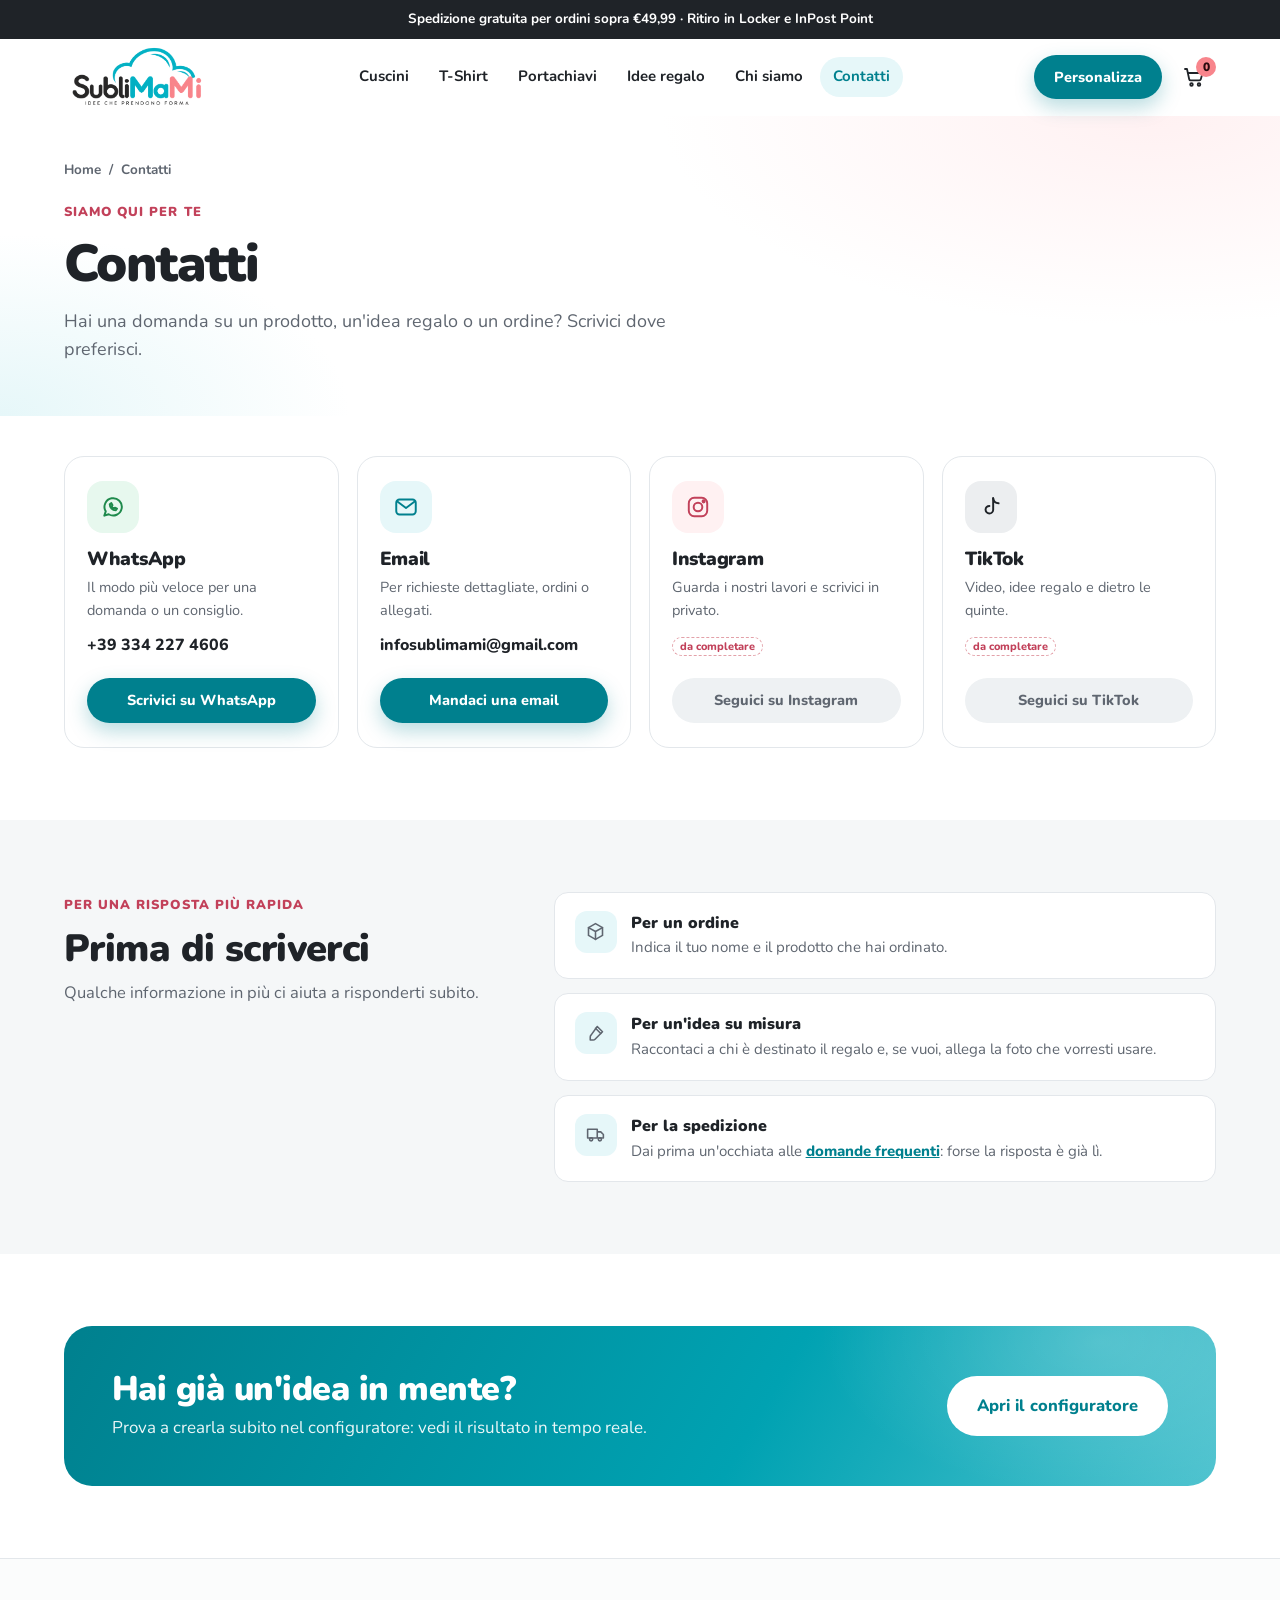
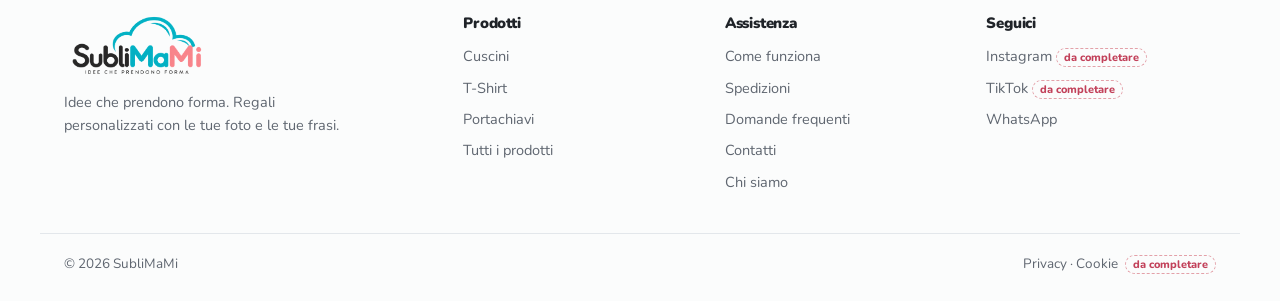
<file: contatti.html>
<!DOCTYPE html>
<html lang="it">
<head>
    <meta charset="UTF-8">
    <meta name="viewport" content="width=device-width, initial-scale=1.0">

    <title>Contatti | SubliMaMi</title>
    <meta name="description" content="Contatta SubliMaMi su WhatsApp, email, Instagram e TikTok.">

    <link rel="preconnect" href="https://fonts.googleapis.com">
    <link rel="preconnect" href="https://fonts.gstatic.com" crossorigin>
    <link rel="stylesheet" href="https://fonts.googleapis.com/css2?family=Nunito:wght@400;600;700;800;900&display=swap">

    <link rel="stylesheet" href="home.css?v=65065e04bd95">
</head>

<body>

    <!-- =========================================
         BARRA ANNUNCI
         ========================================= -->
    <div class="announcement-bar">
        Crea il tuo regalo personalizzato online, con anteprima in tempo reale
    </div>


    <!-- =========================================
         HEADER
         ========================================= -->
    <header class="home-header" id="homeHeader">
        <div class="container home-header-inner">

            <a href="index.html" class="home-logo" aria-label="SubliMaMi - Home">
                <img src="assets/sublimami-logo.png" alt="SubliMaMi">
            </a>

            <nav class="home-nav" id="homeNav" aria-label="Menu principale">
                <a href="personalizza.html?prodotto=cushion">Cuscini</a>
                <a href="personalizza.html?prodotto=tshirt">T-Shirt</a>
                <a href="personalizza.html?prodotto=keychain-round">Portachiavi</a>
                <a href="index.html#idee-regalo">Idee regalo</a>
                <a href="chi-siamo.html">Chi siamo</a>
                <a href="contatti.html" aria-current="page">Contatti</a>
            </nav>

            <div class="home-header-actions">
                <a href="personalizza.html" class="btn btn-primary btn-small header-cta">
                    Personalizza
                </a>

                <a href="personalizza.html?carrello=1" class="header-cart" aria-label="Carrello">
                    <svg viewBox="0 0 24 24" fill="none" stroke="currentColor" stroke-width="1.8" stroke-linecap="round" stroke-linejoin="round" aria-hidden="true"><path d="M3 4h2l2.2 10.2a1.5 1.5 0 0 0 1.5 1.2h8.6a1.5 1.5 0 0 0 1.5-1.1L20.5 8H6"/><circle cx="9.5" cy="19.5" r="1.3"/><circle cx="17" cy="19.5" r="1.3"/></svg>
                    <span class="header-cart-count" id="homeCartCount">0</span>
                </a>

                <button type="button" class="menu-toggle" id="menuToggle" aria-label="Apri menu" aria-expanded="false" aria-controls="homeNav">
                    <span></span><span></span><span></span>
                </button>
            </div>

        </div>
    </header>


    <main>

        <!-- =========================================
             INTESTAZIONE PAGINA
             ========================================= -->
        <section class="page-hero page-hero-pink">
            <div class="container">
                <nav class="breadcrumb" aria-label="Percorso">
                    <a href="index.html">Home</a>
                    <span aria-hidden="true">/</span>
                    <span>Contatti</span>
                </nav>
                <span class="eyebrow">Siamo qui per te</span>
                <h1>Contatti</h1>
                <p class="page-lead">Hai una domanda su un prodotto, un'idea regalo o un ordine? Scrivici dove preferisci.</p>
            </div>
        </section>


        <!-- =========================================
             CANALI DI CONTATTO
             ========================================= -->
        <section class="section section-tight">
            <div class="container">
                <div class="contact-grid">
                    <article class="contact-card contact-green">
                        <span class="contact-icon"><svg viewBox="0 0 24 24" fill="none" stroke="currentColor" stroke-width="1.8" stroke-linecap="round" stroke-linejoin="round" aria-hidden="true"><path d="M4 20l1.3-4A8 8 0 1 1 8 18.7L4 20Z"/><path d="M9 9.5c0 3 2.5 5.5 5.5 5.5l1.2-1.4-2-1-1 .8a4 4 0 0 1-2-2l.8-1-1-2L9 9.5Z"/></svg></span>
                        <h3>WhatsApp</h3>
                        <p>Il modo più veloce per una domanda o un consiglio.</p>
                        <span class="contact-value" data-contact-value="whatsapp"><em class="todo">da completare</em></span>
                        <a class="btn btn-primary btn-small" data-contact="whatsapp">Scrivici su WhatsApp</a>
                    </article>
                    <article class="contact-card contact-teal">
                        <span class="contact-icon"><svg viewBox="0 0 24 24" fill="none" stroke="currentColor" stroke-width="1.8" stroke-linecap="round" stroke-linejoin="round" aria-hidden="true"><rect x="3" y="5" width="18" height="14" rx="3"/><path d="m4 7 8 6 8-6"/></svg></span>
                        <h3>Email</h3>
                        <p>Per richieste dettagliate, ordini o allegati.</p>
                        <span class="contact-value" data-contact-value="email"><em class="todo">da completare</em></span>
                        <a class="btn btn-primary btn-small" data-contact="email">Mandaci una email</a>
                    </article>
                    <article class="contact-card contact-pink">
                        <span class="contact-icon"><svg viewBox="0 0 24 24" fill="none" stroke="currentColor" stroke-width="1.8" stroke-linecap="round" stroke-linejoin="round" aria-hidden="true"><rect x="3.5" y="3.5" width="17" height="17" rx="5"/><circle cx="12" cy="12" r="4"/><circle cx="17.2" cy="6.8" r="1" fill="currentColor"/></svg></span>
                        <h3>Instagram</h3>
                        <p>Guarda i nostri lavori e scrivici in privato.</p>
                        <span class="contact-value" data-contact-value="instagram"><em class="todo">da completare</em></span>
                        <a class="btn btn-primary btn-small" data-contact="instagram">Seguici su Instagram</a>
                    </article>
                    <article class="contact-card contact-dark">
                        <span class="contact-icon"><svg viewBox="0 0 24 24" fill="none" stroke="currentColor" stroke-width="1.8" stroke-linecap="round" stroke-linejoin="round" aria-hidden="true"><path d="M14 4v10.5a3.5 3.5 0 1 1-3.5-3.5"/><path d="M14 4c.4 2.6 2.2 4.4 5 4.6"/></svg></span>
                        <h3>TikTok</h3>
                        <p>Video, idee regalo e dietro le quinte.</p>
                        <span class="contact-value" data-contact-value="tiktok"><em class="todo">da completare</em></span>
                        <a class="btn btn-primary btn-small" data-contact="tiktok">Seguici su TikTok</a>
                    </article>
                </div>
            </div>
        </section>


        <!-- =========================================
             CONSIGLI PER SCRIVERCI
             ========================================= -->
        <section class="section showcase">
            <div class="container tips-layout">
                <div>
                    <span class="eyebrow">Per una risposta più rapida</span>
                    <h2 class="section-title">Prima di scriverci</h2>
                    <p class="section-intro">Qualche informazione in più ci aiuta a risponderti subito.</p>
                </div>

                <ul class="tips-list">
                    <li>
                        <span class="tip-icon"><svg viewBox="0 0 24 24" fill="none" stroke="currentColor" stroke-width="1.8" stroke-linecap="round" stroke-linejoin="round" aria-hidden="true"><path d="m12 3 8 4.5v9L12 21l-8-4.5v-9L12 3Z"/><path d="m4 7.5 8 4.5 8-4.5M12 12v9"/></svg></span>
                        <div>
                            <strong>Per un ordine</strong>
                            <span>Indica il tuo nome e il prodotto che hai ordinato.</span>
                        </div>
                    </li>
                    <li>
                        <span class="tip-icon"><svg viewBox="0 0 24 24" fill="none" stroke="currentColor" stroke-width="1.8" stroke-linecap="round" stroke-linejoin="round" aria-hidden="true"><path d="M14 4l6 6-8.5 8.5a3 3 0 0 1-2.1.9H6v-3.4a3 3 0 0 1 .9-2.1L14 4Z"/><path d="m12 6 6 6"/></svg></span>
                        <div>
                            <strong>Per un'idea su misura</strong>
                            <span>Raccontaci a chi è destinato il regalo e, se vuoi, allega la foto che vorresti usare.</span>
                        </div>
                    </li>
                    <li>
                        <span class="tip-icon"><svg viewBox="0 0 24 24" fill="none" stroke="currentColor" stroke-width="1.8" stroke-linecap="round" stroke-linejoin="round" aria-hidden="true"><path d="M3 6h11v10H3zM14 9h4l3 3v4h-7"/><circle cx="7" cy="17.5" r="1.8"/><circle cx="17" cy="17.5" r="1.8"/></svg></span>
                        <div>
                            <strong>Per la spedizione</strong>
                            <span>Dai prima un'occhiata alle <a href="spedizioni.html#domande" class="text-link">domande frequenti</a>: forse la risposta è già lì.</span>
                        </div>
                    </li>
                </ul>
            </div>
        </section>

        <section class="section">
            <div class="container">
                <div class="cta-band">
                    <div>
                        <h2>Hai già un'idea in mente?</h2>
                        <p>Prova a crearla subito nel configuratore: vedi il risultato in tempo reale.</p>
                    </div>
                    <a href="personalizza.html" class="btn btn-white btn-large">Apri il configuratore</a>
                </div>
            </div>
        </section>

    </main>


    <!-- =========================================
         FOOTER
         ========================================= -->
    <footer class="home-footer">
        <div class="container footer-grid">

            <div class="footer-brand">
                <img src="assets/sublimami-logo.png" alt="SubliMaMi" class="footer-logo">
                <p>Idee che prendono forma. Regali personalizzati con le tue foto e le tue frasi.</p>
            </div>

            <div class="footer-col">
                <h3>Prodotti</h3>
                <a href="personalizza.html?prodotto=cushion">Cuscini</a>
                <a href="personalizza.html?prodotto=tshirt">T-Shirt</a>
                <a href="personalizza.html?prodotto=keychain-round">Portachiavi</a>
                <a href="index.html#prodotti">Tutti i prodotti</a>
            </div>

            <div class="footer-col">
                <h3>Assistenza</h3>
                <a href="index.html#come-funziona">Come funziona</a>
                <a href="spedizioni.html">Spedizioni</a>
                <a href="spedizioni.html#domande">Domande frequenti</a>
                <a href="contatti.html">Contatti</a>
                <a href="chi-siamo.html">Chi siamo</a>
            </div>

            <div class="footer-col">
                <h3>Seguici</h3>
                <!-- I link si compilano da soli con i dati di site-config.js -->
                <a data-contact="instagram">Instagram</a>
                <a data-contact="tiktok">TikTok</a>
                <a data-contact="whatsapp">WhatsApp</a>
            </div>

        </div>

        <div class="container footer-bottom">
            <span>© <span id="currentYear">2026</span> SubliMaMi</span>
            <!-- DA COMPLETARE: Privacy e Cookie policy -->
            <span>Privacy · Cookie <em class="todo">da completare</em></span>
        </div>
    </footer>

    <script src="site-config.js?v=1eb8c7c63106"></script>
    <script src="home.js?v=629539f3c61c"></script>
</body>
</html>
</file>
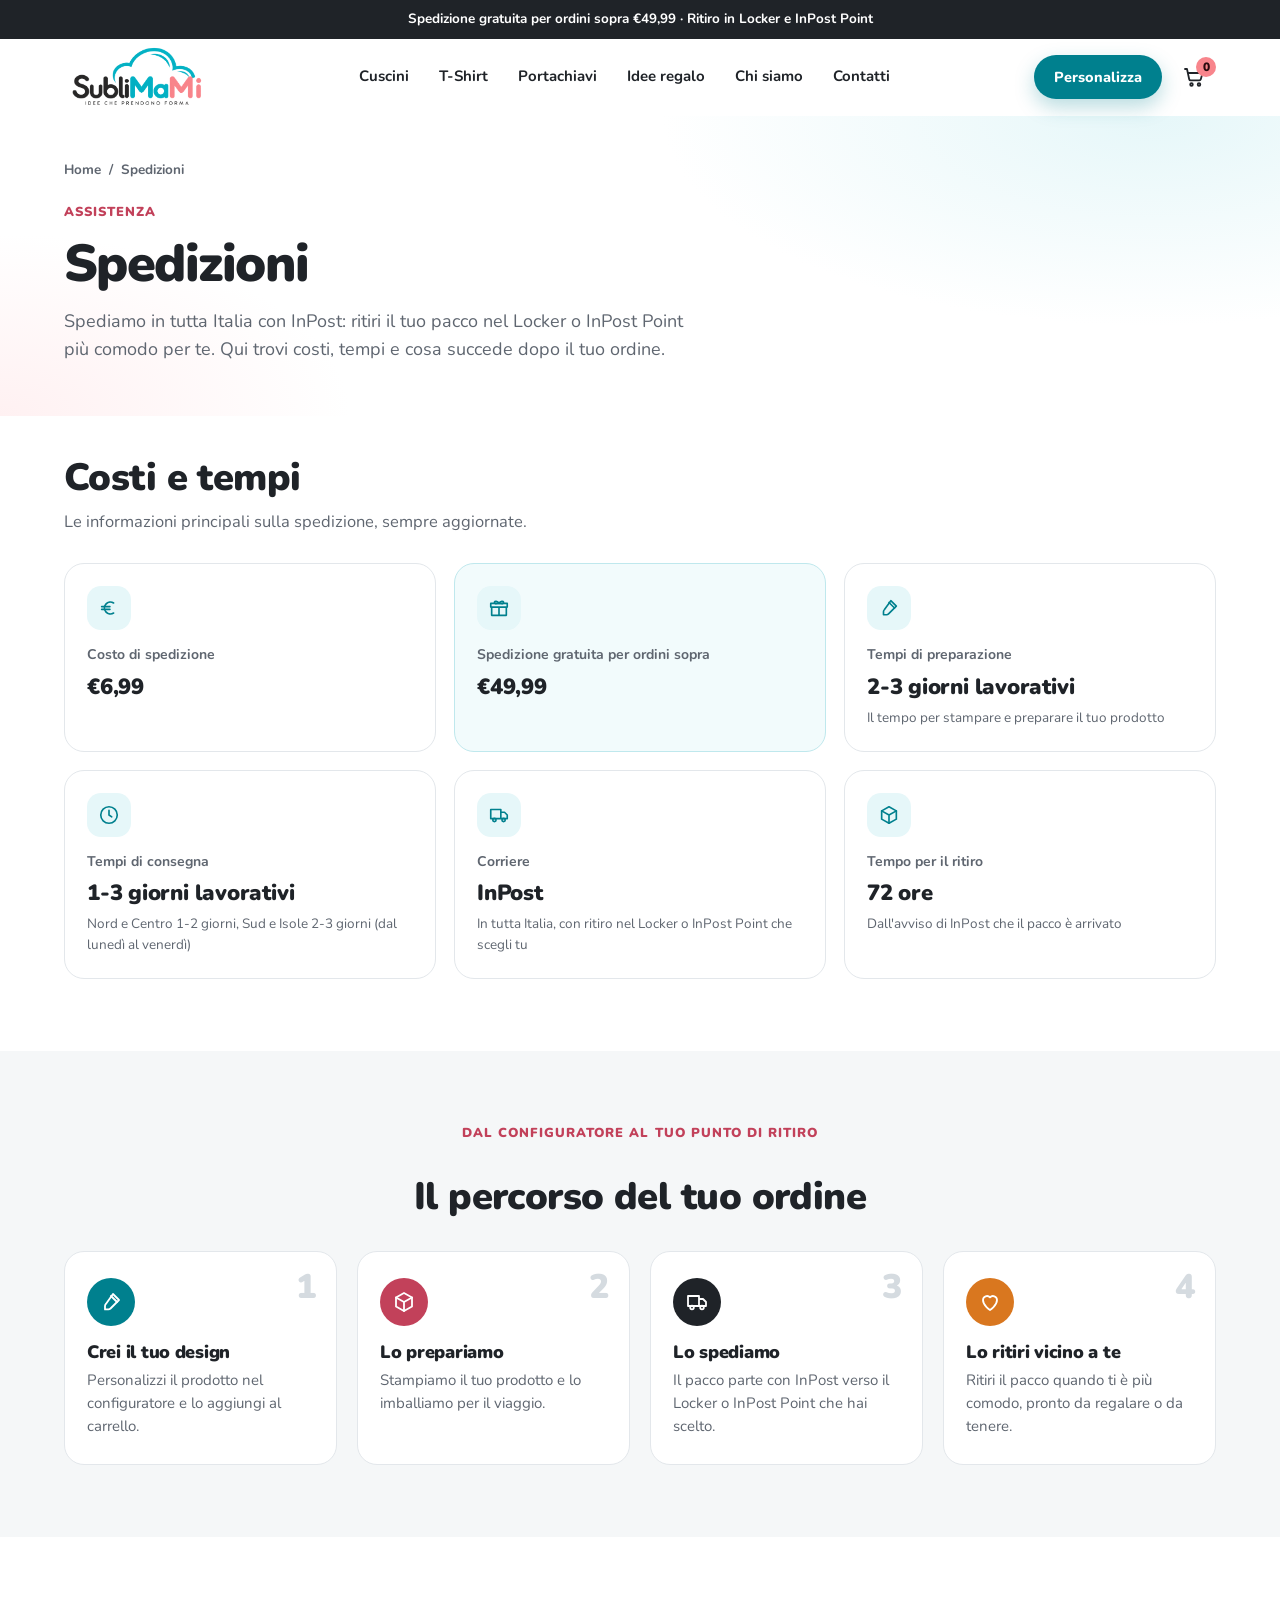
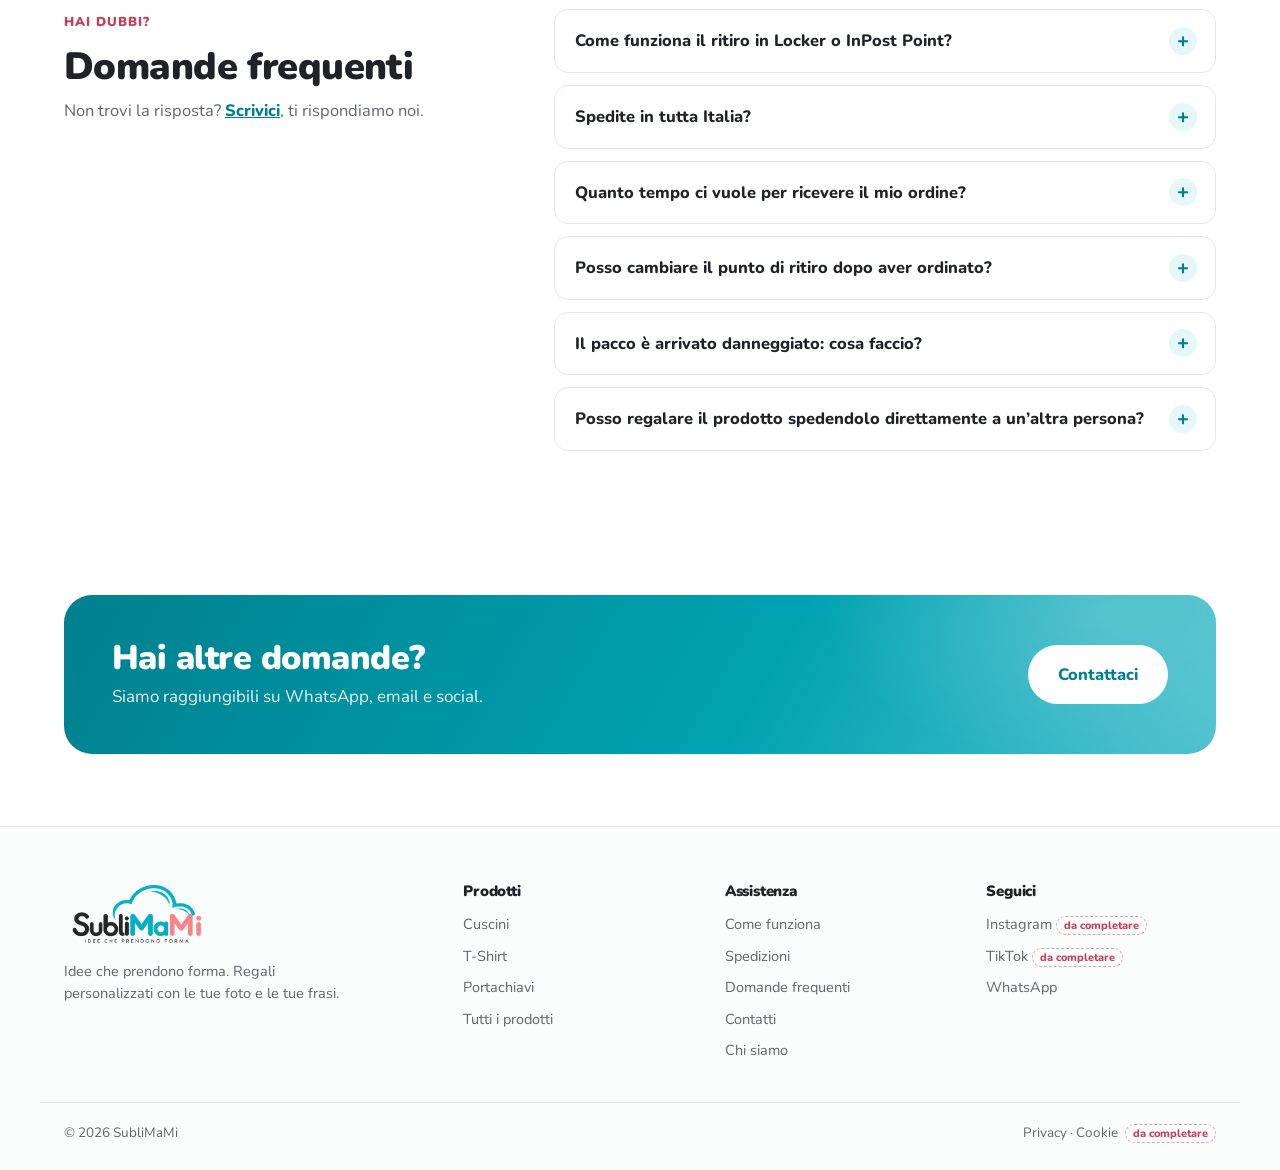
<file: spedizioni.html>
<!DOCTYPE html>
<html lang="it">
<head>
    <meta charset="UTF-8">
    <meta name="viewport" content="width=device-width, initial-scale=1.0">

    <title>Spedizioni | SubliMaMi</title>
    <meta name="description" content="Spedizioni in tutta Italia: costi, tempi e domande frequenti sugli ordini SubliMaMi.">

    <link rel="preconnect" href="https://fonts.googleapis.com">
    <link rel="preconnect" href="https://fonts.gstatic.com" crossorigin>
    <link rel="stylesheet" href="https://fonts.googleapis.com/css2?family=Nunito:wght@400;600;700;800;900&display=swap">

    <link rel="stylesheet" href="home.css?v=65065e04bd95">
</head>

<body>

    <!-- =========================================
         BARRA ANNUNCI
         ========================================= -->
    <div class="announcement-bar">
        Crea il tuo regalo personalizzato online, con anteprima in tempo reale
    </div>


    <!-- =========================================
         HEADER
         ========================================= -->
    <header class="home-header" id="homeHeader">
        <div class="container home-header-inner">

            <a href="index.html" class="home-logo" aria-label="SubliMaMi - Home">
                <img src="assets/sublimami-logo.png" alt="SubliMaMi">
            </a>

            <nav class="home-nav" id="homeNav" aria-label="Menu principale">
                <a href="personalizza.html?prodotto=cushion">Cuscini</a>
                <a href="personalizza.html?prodotto=tshirt">T-Shirt</a>
                <a href="personalizza.html?prodotto=keychain-round">Portachiavi</a>
                <a href="index.html#idee-regalo">Idee regalo</a>
                <a href="chi-siamo.html">Chi siamo</a>
                <a href="contatti.html">Contatti</a>
            </nav>

            <div class="home-header-actions">
                <a href="personalizza.html" class="btn btn-primary btn-small header-cta">
                    Personalizza
                </a>

                <a href="personalizza.html?carrello=1" class="header-cart" aria-label="Carrello">
                    <svg viewBox="0 0 24 24" fill="none" stroke="currentColor" stroke-width="1.8" stroke-linecap="round" stroke-linejoin="round" aria-hidden="true"><path d="M3 4h2l2.2 10.2a1.5 1.5 0 0 0 1.5 1.2h8.6a1.5 1.5 0 0 0 1.5-1.1L20.5 8H6"/><circle cx="9.5" cy="19.5" r="1.3"/><circle cx="17" cy="19.5" r="1.3"/></svg>
                    <span class="header-cart-count" id="homeCartCount">0</span>
                </a>

                <button type="button" class="menu-toggle" id="menuToggle" aria-label="Apri menu" aria-expanded="false" aria-controls="homeNav">
                    <span></span><span></span><span></span>
                </button>
            </div>

        </div>
    </header>


    <main>

        <!-- =========================================
             INTESTAZIONE PAGINA
             ========================================= -->
        <section class="page-hero page-hero-teal">
            <div class="container">
                <nav class="breadcrumb" aria-label="Percorso">
                    <a href="index.html">Home</a>
                    <span aria-hidden="true">/</span>
                    <span>Spedizioni</span>
                </nav>
                <span class="eyebrow">Assistenza</span>
                <h1>Spedizioni</h1>
                <p class="page-lead">Spediamo in tutta Italia con InPost: ritiri il tuo pacco nel Locker o InPost Point più comodo per te. Qui trovi costi, tempi e cosa succede dopo il tuo ordine.</p>
            </div>
        </section>


        <!-- =========================================
             COSTI E TEMPI
             ========================================= -->
        <section class="section section-tight">
            <div class="container">
                <h2 class="section-title">Costi e tempi</h2>
                <p class="section-intro">Le informazioni principali sulla spedizione, sempre aggiornate.</p>

                <div class="info-grid">
                    <div class="info-card">
                        <span class="info-icon"><svg viewBox="0 0 24 24" fill="none" stroke="currentColor" stroke-width="1.8" stroke-linecap="round" stroke-linejoin="round" aria-hidden="true"><path d="M17 6.5A6.5 6.5 0 1 0 17 17.5"/><path d="M4 10.5h9M4 13.5h9"/></svg></span>
                        <span class="info-label">Costo di spedizione</span>
                        <strong class="info-value" data-ship="costo"><em class="todo">da completare</em></strong>

                    </div>
                    <div class="info-card info-card-highlight" data-ship-optional="gratisDa">
                        <span class="info-icon"><svg viewBox="0 0 24 24" fill="none" stroke="currentColor" stroke-width="1.8" stroke-linecap="round" stroke-linejoin="round" aria-hidden="true"><path d="M4 11h16v9H4zM12 11v9M3 7h18v4H3z"/><path d="M12 7c-1.5-3-5-3-5-1s3 1 5 1c2 0 5 1 5-1s-3.5-2-5 1"/></svg></span>
                        <span class="info-label">Spedizione gratuita per ordini sopra</span>
                        <strong class="info-value" data-ship="gratisDa"><em class="todo">da completare</em></strong>

                    </div>
                    <div class="info-card">
                        <span class="info-icon"><svg viewBox="0 0 24 24" fill="none" stroke="currentColor" stroke-width="1.8" stroke-linecap="round" stroke-linejoin="round" aria-hidden="true"><path d="M14 4l6 6-8.5 8.5a3 3 0 0 1-2.1.9H6v-3.4a3 3 0 0 1 .9-2.1L14 4Z"/><path d="m12 6 6 6"/></svg></span>
                        <span class="info-label">Tempi di preparazione</span>
                        <strong class="info-value" data-ship="tempiProduzione"><em class="todo">da completare</em></strong>
                        <span class="info-note">Il tempo per stampare e preparare il tuo prodotto</span>
                    </div>
                    <div class="info-card">
                        <span class="info-icon"><svg viewBox="0 0 24 24" fill="none" stroke="currentColor" stroke-width="1.8" stroke-linecap="round" stroke-linejoin="round" aria-hidden="true"><circle cx="12" cy="12" r="9"/><path d="M12 7v5l3 2"/></svg></span>
                        <span class="info-label">Tempi di consegna</span>
                        <strong class="info-value" data-ship="tempiConsegna"><em class="todo">da completare</em></strong>
                        <span class="info-note">Nord e Centro 1-2 giorni, Sud e Isole 2-3 giorni (dal lunedì al venerdì)</span>
                    </div>
                    <div class="info-card">
                        <span class="info-icon"><svg viewBox="0 0 24 24" fill="none" stroke="currentColor" stroke-width="1.8" stroke-linecap="round" stroke-linejoin="round" aria-hidden="true"><path d="M3 6h11v10H3zM14 9h4l3 3v4h-7"/><circle cx="7" cy="17.5" r="1.8"/><circle cx="17" cy="17.5" r="1.8"/></svg></span>
                        <span class="info-label">Corriere</span>
                        <strong class="info-value" data-ship="corriere"><em class="todo">da completare</em></strong>
                        <span class="info-note">In tutta Italia, con ritiro nel Locker o InPost Point che scegli tu</span>
                    </div>
                    <div class="info-card">
                        <span class="info-icon"><svg viewBox="0 0 24 24" fill="none" stroke="currentColor" stroke-width="1.8" stroke-linecap="round" stroke-linejoin="round" aria-hidden="true"><path d="m12 3 8 4.5v9L12 21l-8-4.5v-9L12 3Z"/><path d="m4 7.5 8 4.5 8-4.5M12 12v9"/></svg></span>
                        <span class="info-label">Tempo per il ritiro</span>
                        <strong class="info-value">72 ore</strong>
                        <span class="info-note">Dall'avviso di InPost che il pacco è arrivato</span>
                    </div>
                </div>
            </div>
        </section>


        <!-- =========================================
             IL PERCORSO DEL TUO ORDINE
             ========================================= -->
        <section class="section showcase">
            <div class="container">
                <div class="section-head section-head-center">
                    <span class="eyebrow">Dal configuratore al tuo punto di ritiro</span>
                    <h2 class="section-title">Il percorso del tuo ordine</h2>
                </div>

                <ol class="timeline">
                    <li class="timeline-step">
                        <span class="timeline-icon"><svg viewBox="0 0 24 24" fill="none" stroke="currentColor" stroke-width="1.8" stroke-linecap="round" stroke-linejoin="round" aria-hidden="true"><path d="M14 4l6 6-8.5 8.5a3 3 0 0 1-2.1.9H6v-3.4a3 3 0 0 1 .9-2.1L14 4Z"/><path d="m12 6 6 6"/></svg></span>
                        <h3>Crei il tuo design</h3>
                        <p>Personalizzi il prodotto nel configuratore e lo aggiungi al carrello.</p>
                    </li>
                    <li class="timeline-step">
                        <span class="timeline-icon"><svg viewBox="0 0 24 24" fill="none" stroke="currentColor" stroke-width="1.8" stroke-linecap="round" stroke-linejoin="round" aria-hidden="true"><path d="m12 3 8 4.5v9L12 21l-8-4.5v-9L12 3Z"/><path d="m4 7.5 8 4.5 8-4.5M12 12v9"/></svg></span>
                        <h3>Lo prepariamo</h3>
                        <p>Stampiamo il tuo prodotto e lo imballiamo per il viaggio.</p>
                    </li>
                    <li class="timeline-step">
                        <span class="timeline-icon"><svg viewBox="0 0 24 24" fill="none" stroke="currentColor" stroke-width="1.8" stroke-linecap="round" stroke-linejoin="round" aria-hidden="true"><path d="M3 6h11v10H3zM14 9h4l3 3v4h-7"/><circle cx="7" cy="17.5" r="1.8"/><circle cx="17" cy="17.5" r="1.8"/></svg></span>
                        <h3>Lo spediamo</h3>
                        <p>Il pacco parte con InPost verso il Locker o InPost Point che hai scelto.</p>
                    </li>
                    <li class="timeline-step">
                        <span class="timeline-icon"><svg viewBox="0 0 24 24" fill="none" stroke="currentColor" stroke-width="1.8" stroke-linecap="round" stroke-linejoin="round" aria-hidden="true"><path d="M12 20s-7-4.4-7-10a4 4 0 0 1 7-2.6A4 4 0 0 1 19 10c0 5.6-7 10-7 10Z"/></svg></span>
                        <h3>Lo ritiri vicino a te</h3>
                        <p>Ritiri il pacco quando ti è più comodo, pronto da regalare o da tenere.</p>
                    </li>
                </ol>
            </div>
        </section>


        <!-- =========================================
             DOMANDE FREQUENTI
             ========================================= -->
        <section class="section" id="domande">
            <div class="container faq-layout">
                <div>
                    <span class="eyebrow">Hai dubbi?</span>
                    <h2 class="section-title">Domande frequenti</h2>
                    <p class="section-intro">Non trovi la risposta? <a href="contatti.html" class="text-link">Scrivici</a>, ti rispondiamo noi.</p>
                </div>

                <div class="faq-list">
                    <details class="faq-item">
                        <summary>Come funziona il ritiro in Locker o InPost Point?</summary>
                        <div class="faq-answer"><p>Quando ordini scegli il Locker o InPost Point più comodo per te, per esempio vicino a casa o al lavoro. Quando il pacco è arrivato, InPost ti avvisa e hai <strong>72 ore</strong> per ritirarlo: dopo, il pacco torna indietro al mittente.</p></div>
                    </details>
                    <details class="faq-item">
                        <summary>Spedite in tutta Italia?</summary>
                        <div class="faq-answer"><p>Sì, spediamo in tutta Italia con InPost, con ritiro in uno dei Locker o InPost Point presenti sul territorio.</p></div>
                    </details>
                    <details class="faq-item">
                        <summary>Quanto tempo ci vuole per ricevere il mio ordine?</summary>
                        <div class="faq-answer"><p>Ci servono 2-3 giorni lavorativi per preparare il tuo prodotto. Poi InPost lo consegna di solito in 1-2 giorni lavorativi al Nord e al Centro e in 2-3 giorni lavorativi al Sud e nelle Isole. Le consegne avvengono dal lunedì al venerdì.</p></div>
                    </details>
                    <details class="faq-item">
                        <summary>Posso cambiare il punto di ritiro dopo aver ordinato?</summary>
                        <div class="faq-answer"><p>Scrivici il prima possibile dalla pagina Contatti, indicando il tuo nome e il prodotto ordinato: vediamo insieme cosa si può fare.</p></div>
                    </details>
                    <details class="faq-item">
                        <summary>Il pacco è arrivato danneggiato: cosa faccio?</summary>
                        <div class="faq-answer"><p>Contattaci subito e, se puoi, mandaci una foto del pacco e del prodotto. Così possiamo capire cosa è successo.</p></div>
                    </details>
                    <details class="faq-item">
                        <summary>Posso regalare il prodotto spedendolo direttamente a un’altra persona?</summary>
                        <div class="faq-answer"><p>Certo: basta scegliere un Locker o InPost Point vicino alla persona a cui vuoi fare il regalo e indicare i suoi dati, così sarà lei a ricevere l’avviso per il ritiro.</p></div>
                    </details>
                </div>
            </div>
        </section>

        <section class="section">
            <div class="container">
                <div class="cta-band">
                    <div>
                        <h2>Hai altre domande?</h2>
                        <p>Siamo raggiungibili su WhatsApp, email e social.</p>
                    </div>
                    <a href="contatti.html" class="btn btn-white btn-large">Contattaci</a>
                </div>
            </div>
        </section>

    </main>


    <!-- =========================================
         FOOTER
         ========================================= -->
    <footer class="home-footer">
        <div class="container footer-grid">

            <div class="footer-brand">
                <img src="assets/sublimami-logo.png" alt="SubliMaMi" class="footer-logo">
                <p>Idee che prendono forma. Regali personalizzati con le tue foto e le tue frasi.</p>
            </div>

            <div class="footer-col">
                <h3>Prodotti</h3>
                <a href="personalizza.html?prodotto=cushion">Cuscini</a>
                <a href="personalizza.html?prodotto=tshirt">T-Shirt</a>
                <a href="personalizza.html?prodotto=keychain-round">Portachiavi</a>
                <a href="index.html#prodotti">Tutti i prodotti</a>
            </div>

            <div class="footer-col">
                <h3>Assistenza</h3>
                <a href="index.html#come-funziona">Come funziona</a>
                <a href="spedizioni.html">Spedizioni</a>
                <a href="spedizioni.html#domande">Domande frequenti</a>
                <a href="contatti.html">Contatti</a>
                <a href="chi-siamo.html">Chi siamo</a>
            </div>

            <div class="footer-col">
                <h3>Seguici</h3>
                <!-- I link si compilano da soli con i dati di site-config.js -->
                <a data-contact="instagram">Instagram</a>
                <a data-contact="tiktok">TikTok</a>
                <a data-contact="whatsapp">WhatsApp</a>
            </div>

        </div>

        <div class="container footer-bottom">
            <span>© <span id="currentYear">2026</span> SubliMaMi</span>
            <!-- DA COMPLETARE: Privacy e Cookie policy -->
            <span>Privacy · Cookie <em class="todo">da completare</em></span>
        </div>
    </footer>

    <script src="site-config.js?v=1eb8c7c63106"></script>
    <script src="home.js?v=629539f3c61c"></script>
</body>
</html>
</file>
<file: home.css>
/* =====================================================================
   SUBLIMAMI - HOME PAGE
   Stile della pagina iniziale (index.html).
   Il configuratore (personalizza.html) usa invece style.css.
   ===================================================================== */

:root {
    --brand: #00b0c0;
    --brand-strong: #00808e;
    --brand-stronger: #006d78;
    --brand-soft: #e6f7f9;
    --brand-softer: #f2fbfc;

    --accent: #f8858c;
    --accent-strong: #c2415a;
    --accent-soft: #fff1f2;

    --sun-soft: #fff4e5;
    --mint-soft: #eaf8f0;

    --ink: #1f2328;
    --muted: #5f6670;
    --line: #e3e7eb;
    --surface: #ffffff;
    --page: #ffffff;
    --page-alt: #f5f7f8;

    --radius-xl: 28px;
    --radius-lg: 20px;
    --radius-md: 14px;

    --shadow-card: 0 1px 2px rgba(16, 24, 40, 0.04), 0 10px 30px rgba(16, 24, 40, 0.07);
    --shadow-button: 0 8px 20px rgba(0, 128, 142, 0.28);

    --font-ui: "Nunito", "Segoe UI", Arial, sans-serif;
}

* {
    box-sizing: border-box;
}

html {
    scroll-behavior: smooth;
    scroll-padding-top: 90px;
}

body {
    margin: 0;
    background: var(--page);
    color: var(--ink);
    font-family: var(--font-ui);
    font-size: 16px;
    line-height: 1.55;
    -webkit-font-smoothing: antialiased;
}

img {
    max-width: 100%;
    display: block;
}

a {
    color: inherit;
}

h1, h2, h3 {
    margin: 0;
    line-height: 1.15;
    letter-spacing: -0.015em;
}

p {
    margin: 0;
}

.container {
    width: 100%;
    max-width: 1200px;
    margin: 0 auto;
    padding: 0 24px;
}


/* ------------------------------ PULSANTI ------------------------------ */

.btn {
    display: inline-flex;
    align-items: center;
    justify-content: center;
    gap: 8px;
    border: 2px solid transparent;
    border-radius: 999px;
    font-family: inherit;
    font-weight: 800;
    text-decoration: none;
    cursor: pointer;
    transition: background 0.15s ease, color 0.15s ease, transform 0.15s ease, box-shadow 0.15s ease, border-color 0.15s ease;
    white-space: nowrap;
}

.btn svg {
    width: 20px;
    height: 20px;
}

.btn-small {
    padding: 9px 18px;
    font-size: 14.5px;
}

.btn-large {
    padding: 15px 28px;
    font-size: 16.5px;
}

.btn-primary {
    background: var(--brand-strong);
    color: #fff;
    box-shadow: var(--shadow-button);
}

.btn-primary:hover {
    background: var(--brand-stronger);
    transform: translateY(-2px);
}

.btn-ghost {
    background: var(--surface);
    border-color: var(--line);
    color: var(--ink);
}

.btn-ghost:hover {
    border-color: var(--brand);
    color: var(--brand-strong);
}

.btn-white {
    background: #fff;
    color: var(--brand-strong);
}

.btn-white:hover {
    transform: translateY(-2px);
    box-shadow: 0 10px 24px rgba(0, 0, 0, 0.15);
}

.btn:focus-visible,
a:focus-visible,
button:focus-visible {
    outline: 3px solid var(--brand);
    outline-offset: 3px;
}

.link-arrow {
    color: var(--brand-strong);
    font-weight: 800;
    text-decoration: none;
    white-space: nowrap;
}

.link-arrow::after {
    content: " →";
}

.link-arrow:hover {
    text-decoration: underline;
}


/* --------------------------- BARRA ANNUNCI --------------------------- */

.announcement-bar {
    padding: 9px 16px;
    background: var(--ink);
    color: #fff;
    font-size: 13.5px;
    font-weight: 700;
    text-align: center;
}


/* ------------------------------ HEADER ------------------------------ */

.home-header {
    position: sticky;
    top: 0;
    z-index: 50;
    background: rgba(255, 255, 255, 0.94);
    backdrop-filter: blur(10px);
    -webkit-backdrop-filter: blur(10px);
    border-bottom: 1px solid transparent;
    transition: border-color 0.2s ease, box-shadow 0.2s ease;
}

.home-header.scrolled {
    border-bottom-color: var(--line);
    box-shadow: 0 6px 20px rgba(16, 24, 40, 0.05);
}

.home-header-inner {
    display: flex;
    align-items: center;
    gap: 24px;
    height: 76px;
}

.home-logo img {
    width: 150px;
    height: auto;
}

.home-nav {
    display: flex;
    align-items: center;
    gap: 4px;
    margin: 0 auto;
}

.home-nav a {
    padding: 8px 13px;
    border-radius: 999px;
    color: var(--ink);
    font-size: 15px;
    font-weight: 700;
    text-decoration: none;
    transition: background 0.15s ease, color 0.15s ease;
}

.home-nav a:hover {
    background: var(--brand-soft);
    color: var(--brand-strong);
}

.home-header-actions {
    display: flex;
    align-items: center;
    gap: 10px;
}

.header-cart {
    position: relative;
    display: grid;
    place-items: center;
    width: 44px;
    height: 44px;
    border-radius: 50%;
    color: var(--ink);
    transition: background 0.15s ease;
}

.header-cart:hover {
    background: var(--page-alt);
}

.header-cart svg {
    width: 24px;
    height: 24px;
}

.header-cart-count {
    position: absolute;
    top: 2px;
    right: 0;
    min-width: 20px;
    height: 20px;
    padding: 0 5px;
    border-radius: 999px;
    background: var(--accent);
    color: #2a0a0e;
    font-size: 12px;
    font-weight: 900;
    line-height: 20px;
    text-align: center;
}

.menu-toggle {
    display: none;
    width: 44px;
    height: 44px;
    padding: 12px 11px;
    border: none;
    border-radius: 12px;
    background: transparent;
    cursor: pointer;
}

.menu-toggle span {
    display: block;
    height: 2px;
    margin: 4px 0;
    border-radius: 2px;
    background: var(--ink);
    transition: transform 0.2s ease, opacity 0.2s ease;
}

.menu-toggle[aria-expanded="true"] span:nth-child(1) {
    transform: translateY(6px) rotate(45deg);
}

.menu-toggle[aria-expanded="true"] span:nth-child(2) {
    opacity: 0;
}

.menu-toggle[aria-expanded="true"] span:nth-child(3) {
    transform: translateY(-6px) rotate(-45deg);
}


/* ------------------------------- HERO ------------------------------- */

.hero {
    position: relative;
    overflow: hidden;
    padding: 56px 0 72px;
    background:
        radial-gradient(900px 500px at 85% 20%, var(--brand-soft), transparent 60%),
        radial-gradient(700px 420px at 10% 90%, var(--accent-soft), transparent 60%);
}

.hero-inner {
    display: grid;
    grid-template-columns: 1.05fr 1fr;
    align-items: center;
    gap: 40px;
}

.eyebrow {
    display: inline-block;
    margin-bottom: 12px;
    color: var(--accent-strong);
    font-size: 13px;
    font-weight: 900;
    letter-spacing: 0.08em;
    text-transform: uppercase;
}

.hero h1 {
    position: relative;
    z-index: 0;
    font-size: clamp(36px, 5.2vw, 60px);
    font-weight: 900;
    letter-spacing: -0.03em;
}

.highlight {
    position: relative;
    color: var(--brand-strong);
    white-space: nowrap;
}

.highlight::after {
    content: "";
    position: absolute;
    left: -2%;
    right: -2%;
    bottom: 0.06em;
    height: 0.28em;
    border-radius: 999px;
    background: rgba(248, 133, 140, 0.35);
    z-index: -1;
}

.hero-lead {
    max-width: 520px;
    margin-top: 20px;
    color: var(--muted);
    font-size: 18.5px;
}

.hero-actions {
    display: flex;
    flex-wrap: wrap;
    gap: 12px;
    margin-top: 30px;
}

.hero-prices {
    margin-top: 22px;
    color: var(--muted);
    font-size: 14.5px;
}

.hero-prices strong {
    color: var(--ink);
}

.hero-visual {
    position: relative;
    aspect-ratio: 1 / 0.9;
    min-height: 320px;
}

.hero-blob {
    position: absolute;
    inset: 6% 4% 4% 8%;
    border-radius: 46% 54% 52% 48% / 52% 44% 56% 48%;
    background: linear-gradient(140deg, #bdeef3, #ffe0e2);
}

.product-tshirt-design {
    position: absolute;
    left: 50%;
    top: 31%;
    width: 21%;
    transform: translateX(-50%);
    border-radius: 3px;
    opacity: 0.95;
}

/* Prodotti veri: T-shirt al centro, davanti cuscino, ardesia e portachiavi */
.hero-item {
    position: absolute;
    height: auto;
    filter: drop-shadow(0 14px 24px rgba(0, 52, 58, 0.16));
}

.hero-tshirt {
    left: 23%;
    top: 3%;
    width: 50%;
    filter: drop-shadow(0 18px 30px rgba(0, 52, 58, 0.18));
}

.hero-slate {
    right: -1%;
    bottom: 3%;
    width: 30%;
    animation: float 6s ease-in-out 0.8s infinite;
}

.hero-cushion {
    left: -3%;
    bottom: 0;
    width: 42%;
    animation: float 6s ease-in-out infinite;
}

.hero-keychain {
    right: 5%;
    top: 17%;
    width: 18%;
    animation: float 6s ease-in-out 1.5s infinite;
}

.hero-chip {
    position: absolute;
    display: inline-flex;
    align-items: center;
    gap: 7px;
    padding: 9px 14px;
    border-radius: 999px;
    background: #fff;
    box-shadow: var(--shadow-card);
    font-size: 14px;
    font-weight: 800;
    white-space: nowrap;
}

.hero-chip svg {
    width: 18px;
    height: 18px;
    color: var(--brand-strong);
}

.hero-chip-1 {
    top: 10%;
    left: 0;
}

.hero-chip-2 {
    top: 2%;
    right: 4%;
}

.hero-chip-2 svg {
    color: var(--accent-strong);
}

@keyframes float {
    0%, 100% { transform: translateY(0); }
    50% { transform: translateY(-10px); }
}

@media (prefers-reduced-motion: reduce) {
    .hero-cushion,
    .hero-slate,
    .hero-keychain {
        animation: none;
    }

    html {
        scroll-behavior: auto;
    }
}


/* --------------------------- PUNTI DI FORZA --------------------------- */

.features {
    padding: 22px 0;
    border-top: 1px solid var(--line);
    border-bottom: 1px solid var(--line);
    background: var(--surface);
}

.features-grid {
    display: grid;
    grid-template-columns: repeat(4, 1fr);
    gap: 20px;
}

.feature {
    display: flex;
    align-items: center;
    gap: 12px;
}

.feature-icon {
    flex: 0 0 44px;
    height: 44px;
    display: grid;
    place-items: center;
    border-radius: 14px;
    background: var(--brand-soft);
    color: var(--brand-strong);
}

.feature-icon svg {
    width: 22px;
    height: 22px;
}

.feature strong {
    display: block;
    font-size: 15px;
    font-weight: 800;
    line-height: 1.25;
}

.feature span {
    color: var(--muted);
    font-size: 13.5px;
    line-height: 1.3;
}


/* ------------------------------ SEZIONI ------------------------------ */

.section {
    padding: 72px 0;
}

.section-title {
    font-size: clamp(28px, 3.4vw, 38px);
    font-weight: 900;
}

.section-head {
    display: flex;
    align-items: flex-end;
    justify-content: space-between;
    gap: 20px;
    margin-bottom: 32px;
}

.section-head-center {
    flex-direction: column;
    align-items: center;
    text-align: center;
}


/* ----------------------------- CATEGORIE ----------------------------- */

.categories-section {
    padding-bottom: 24px;
}

.categories-section .section-title {
    margin-bottom: 28px;
    text-align: center;
}

.categories {
    display: flex;
    justify-content: center;
    gap: 22px;
    overflow-x: auto;
    padding: 4px 4px 12px;
    scrollbar-width: none;
}

.categories::-webkit-scrollbar {
    display: none;
}

/* Riga che scorre: centrata se c'è spazio, altrimenti parte da sinistra */
.categories {
    justify-content: flex-start;
    scroll-behavior: smooth;
}

.categories > .category:first-child {
    margin-left: auto;
}

.categories > .category:last-child {
    margin-right: auto;
}

/* Frecce per scorrere i cerchi (nascoste quando non servono) */
.categories-carousel {
    position: relative;
}

.categories-arrow {
    position: absolute;
    top: 56px;
    z-index: 2;
    display: grid;
    place-items: center;
    width: 44px;
    height: 44px;
    padding: 0;
    border: 1px solid var(--line);
    border-radius: 50%;
    background: #fff;
    color: var(--ink);
    box-shadow: 0 4px 14px rgba(16, 24, 40, 0.12);
    cursor: pointer;
    transform: translateY(-50%);
    transition: background 0.2s ease, color 0.2s ease;
}

.categories-arrow svg {
    width: 22px;
    height: 22px;
}

.categories-arrow:hover {
    background: var(--brand-soft);
    color: var(--brand-strong);
}

.categories-arrow[hidden] {
    display: none;
}

.categories-arrow-prev {
    left: -6px;
}

.categories-arrow-next {
    right: -6px;
}

/* Su smartphone si scorre con il dito */
@media (max-width: 600px) {
    .categories-arrow {
        display: none;
    }
}

.category {
    flex: 0 0 auto;
    display: flex;
    flex-direction: column;
    align-items: center;
    gap: 10px;
    width: 116px;
    color: var(--ink);
    font-size: 14.5px;
    font-weight: 800;
    text-align: center;
    text-decoration: none;
}

.category-image {
    display: grid;
    place-items: center;
    width: 104px;
    height: 104px;
    border-radius: 50%;
    background: var(--page-alt);
    transition: transform 0.2s ease, background 0.2s ease, box-shadow 0.2s ease;
}

.category-image img {
    width: 74%;
    height: 74%;
    object-fit: contain;
}

/* Foto vera del prodotto: riempie tutto il cerchio */
.category-image .category-photo {
    width: 100%;
    height: 100%;
    border-radius: 50%;
    object-fit: cover;
}

/* Le foto hanno il fondo bianco: bordo e ombra per vedere il cerchio */
.category-image:has(.category-photo) {
    background: #fff;
    box-shadow: 0 0 0 1px var(--line), 0 4px 14px rgba(16, 24, 40, 0.08);
}

.category-image .category-tshirt {
    width: 92%;
}

.category:hover .category-image {
    transform: translateY(-4px);
    background: var(--brand-soft);
    box-shadow: 0 0 0 3px var(--brand);
}

.category-soon {
    color: var(--muted);
}

.category-soon .category-image {
    opacity: 0.75;
}


/* --------------------------- SCHEDE PRODOTTO --------------------------- */

.products-grid {
    display: grid;
    grid-template-columns: repeat(3, 1fr);
    gap: 24px;
}

.product-card {
    display: flex;
    flex-direction: column;
    overflow: hidden;
    border: 1px solid var(--line);
    border-radius: var(--radius-lg);
    background: var(--surface);
    transition: transform 0.2s ease, box-shadow 0.2s ease;
}

.product-card:hover {
    transform: translateY(-4px);
    box-shadow: var(--shadow-card);
}

.product-card-image {
    position: relative;
    display: block;
    height: 270px;
    padding: 24px;
}

.product-card-image > img {
    width: 100%;
    height: 100%;
    object-fit: contain;
    transition: transform 0.3s ease;
}

.product-card:hover .product-card-image > img,
.product-card:hover .product-tshirt {
    transform: scale(1.04);
}

.tint-teal { background: linear-gradient(160deg, var(--brand-soft), #f8fdfd); }
.tint-pink { background: linear-gradient(160deg, var(--accent-soft), #fffafa); }
.tint-sun  { background: linear-gradient(160deg, var(--sun-soft), #fffdf9); }

.product-tshirt {
    position: relative;
    display: block;
    height: 100%;
    aspect-ratio: 768 / 512;
    max-width: 100%;
    margin: 0 auto;
    transition: transform 0.3s ease;
}

.product-tshirt img:first-child {
    width: 100%;
    height: 100%;
    object-fit: contain;
    filter: drop-shadow(0 12px 18px rgba(0, 52, 58, 0.12));
}

.product-card-body {
    display: flex;
    flex: 1;
    flex-direction: column;
    gap: 8px;
    padding: 20px 22px 22px;
}

.product-card h3 {
    font-size: 20px;
    font-weight: 900;
}

.product-card p {
    color: var(--muted);
    font-size: 15px;
}

.color-dots {
    display: flex;
    gap: 6px;
    margin-top: 2px;
}

.color-dot {
    width: 18px;
    height: 18px;
    border-radius: 50%;
    border: 1px solid rgba(0, 0, 0, 0.2);
}

.dot-white { background: #fff; }
.dot-black { background: #111; }

.product-card-footer {
    display: flex;
    align-items: center;
    justify-content: space-between;
    gap: 12px;
    margin-top: auto;
    padding-top: 12px;
}

.price {
    font-size: 24px;
    font-weight: 900;
    letter-spacing: -0.02em;
}

.price small {
    color: var(--muted);
    font-size: 13px;
    font-weight: 700;
    letter-spacing: 0;
}


/* ------------------------ CONFIGURATORE IN EVIDENZA ------------------------ */

.showcase {
    background: var(--page-alt);
}

.showcase-inner {
    display: grid;
    grid-template-columns: 1.15fr 1fr;
    align-items: center;
    gap: 56px;
}

.browser-frame {
    overflow: hidden;
    border: 1px solid var(--line);
    border-radius: var(--radius-lg);
    background: #fff;
    box-shadow: 0 30px 60px rgba(16, 24, 40, 0.12);
    transform: rotate(-1.2deg);
}

.browser-bar {
    display: flex;
    gap: 6px;
    padding: 11px 14px;
    border-bottom: 1px solid var(--line);
    background: #fafbfc;
}

.browser-bar span {
    width: 10px;
    height: 10px;
    border-radius: 50%;
    background: #dde2e6;
}

.browser-bar span:first-child { background: var(--accent); }
.browser-bar span:nth-child(2) { background: #ffc46b; }
.browser-bar span:nth-child(3) { background: var(--brand); }

.showcase-text p {
    margin-top: 14px;
    color: var(--muted);
    font-size: 17px;
}

.check-list {
    display: grid;
    gap: 10px;
    margin: 22px 0 30px;
    padding: 0;
    list-style: none;
}

.check-list li {
    position: relative;
    padding-left: 32px;
    font-weight: 700;
}

.check-list li::before {
    content: "";
    position: absolute;
    left: 0;
    top: 2px;
    width: 22px;
    height: 22px;
    border-radius: 50%;
    background: var(--brand-soft);
}

.check-list li::after {
    content: "";
    position: absolute;
    left: 7px;
    top: 8px;
    width: 8px;
    height: 5px;
    border-left: 2px solid var(--brand-strong);
    border-bottom: 2px solid var(--brand-strong);
    transform: rotate(-45deg);
}


/* ----------------------------- COME FUNZIONA ----------------------------- */

.steps {
    display: grid;
    grid-template-columns: repeat(3, 1fr);
    gap: 24px;
    margin: 0;
    padding: 0;
    list-style: none;
    counter-reset: none;
}

.step {
    position: relative;
    padding: 30px 26px 28px;
    border: 1px solid var(--line);
    border-radius: var(--radius-lg);
    background: var(--surface);
}

.step-number {
    display: grid;
    place-items: center;
    width: 46px;
    height: 46px;
    margin-bottom: 18px;
    border-radius: 14px;
    background: var(--brand-strong);
    color: #fff;
    font-size: 20px;
    font-weight: 900;
}

.step:nth-child(2) .step-number {
    background: var(--accent-strong);
}

.step:nth-child(3) .step-number {
    background: var(--ink);
}

.step h3 {
    font-size: 20px;
    font-weight: 900;
}

.step p {
    margin-top: 8px;
    color: var(--muted);
}


/* ------------------------------ IDEE REGALO ------------------------------ */

.occasions {
    display: grid;
    grid-template-columns: repeat(4, 1fr);
    gap: 20px;
}

.occasion {
    display: flex;
    flex-direction: column;
    gap: 6px;
    padding: 24px;
    border-radius: var(--radius-lg);
    color: var(--ink);
    text-decoration: none;
    transition: transform 0.2s ease, box-shadow 0.2s ease;
}

.occasion:hover {
    transform: translateY(-4px);
    box-shadow: var(--shadow-card);
}

.occasion-icon {
    display: grid;
    place-items: center;
    width: 48px;
    height: 48px;
    margin-bottom: 18px;
    border-radius: 50%;
    background: #fff;
}

.occasion-icon svg {
    width: 24px;
    height: 24px;
}

.occasion strong {
    font-size: 19px;
    font-weight: 900;
}

.occasion span:last-child {
    color: var(--muted);
    font-size: 14.5px;
}

.occasion-pink { background: var(--accent-soft); }
.occasion-pink .occasion-icon { color: var(--accent-strong); }
.occasion-teal { background: var(--brand-soft); }
.occasion-teal .occasion-icon { color: var(--brand-strong); }
.occasion-sun  { background: var(--sun-soft); }
.occasion-sun .occasion-icon  { color: #b5651d; }
.occasion-mint { background: var(--mint-soft); }
.occasion-mint .occasion-icon { color: #2e7d4f; }


/* ------------------------------ PROSSIMAMENTE ------------------------------ */

.soon {
    background: var(--page-alt);
}

.soon-grid {
    display: grid;
    grid-template-columns: repeat(5, 1fr);
    gap: 18px;
}

.soon-card {
    position: relative;
    padding: 18px 16px 20px;
    border: 1px solid var(--line);
    border-radius: var(--radius-lg);
    background: var(--surface);
    text-align: center;
}

.soon-card img {
    width: 100%;
    aspect-ratio: 1;
    object-fit: contain;
    padding: 8px;
}

.soon-card h3 {
    margin-top: 8px;
    font-size: 16.5px;
    font-weight: 900;
}

.soon-card p {
    margin-top: 2px;
    color: var(--muted);
    font-size: 13.5px;
}

.soon-badge {
    position: absolute;
    top: 12px;
    left: 12px;
    padding: 3px 10px;
    border-radius: 999px;
    background: var(--ink);
    color: #fff;
    font-size: 12px;
    font-weight: 800;
}


/* ------------------------------ INVITO FINALE ------------------------------ */

.cta-band {
    display: flex;
    align-items: center;
    justify-content: space-between;
    gap: 24px;
    padding: 44px 48px;
    border-radius: var(--radius-xl);
    background:
        radial-gradient(400px 220px at 90% 10%, rgba(255, 255, 255, 0.18), transparent 70%),
        linear-gradient(120deg, var(--brand-strong), #00a2b2 60%, #4fc3cf);
    color: #fff;
}

.cta-band h2 {
    font-size: clamp(26px, 3vw, 34px);
    font-weight: 900;
}

.cta-band p {
    margin-top: 6px;
    opacity: 0.92;
    font-size: 17px;
}


/* ------------------------------- FOOTER ------------------------------- */

.home-footer {
    padding-top: 56px;
    border-top: 1px solid var(--line);
    background: #fbfcfc;
}

.footer-grid {
    display: grid;
    grid-template-columns: 1.6fr 1fr 1fr 1fr;
    gap: 32px;
}

.footer-logo {
    width: 150px;
}

.footer-brand p {
    max-width: 300px;
    margin-top: 14px;
    color: var(--muted);
    font-size: 14.5px;
}

.footer-col {
    display: flex;
    flex-direction: column;
    gap: 9px;
    font-size: 14.5px;
}

.footer-col h3 {
    margin-bottom: 4px;
    font-size: 15px;
    font-weight: 900;
}

.footer-col a {
    color: var(--muted);
    text-decoration: none;
}

.footer-col a:hover {
    color: var(--brand-strong);
}

.footer-col span {
    color: var(--muted);
}

/* Segnaposto ancora da riempire con informazioni vere */
.todo {
    margin-left: 4px;
    padding: 1px 7px;
    border: 1px dashed #e3a1a9;
    border-radius: 999px;
    color: var(--accent-strong);
    font-size: 11px;
    font-style: normal;
    font-weight: 800;
    white-space: nowrap;
}

.footer-bottom {
    display: flex;
    justify-content: space-between;
    gap: 16px;
    margin-top: 40px;
    padding-top: 20px;
    padding-bottom: 26px;
    border-top: 1px solid var(--line);
    color: var(--muted);
    font-size: 13.5px;
}


/* =====================================================================
   RESPONSIVE
   ===================================================================== */

@media (max-width: 1080px) {

    .home-nav a {
        padding: 8px 9px;
        font-size: 14.5px;
    }

    .soon-grid {
        grid-template-columns: repeat(3, 1fr);
    }

    .features-grid {
        grid-template-columns: repeat(2, 1fr);
    }
}


@media (max-width: 900px) {

    /* Menu a tendina */
    .menu-toggle {
        display: block;
    }

    .home-nav {
        position: absolute;
        top: 100%;
        left: 0;
        right: 0;
        display: none;
        flex-direction: column;
        align-items: stretch;
        gap: 2px;
        margin: 0;
        padding: 10px 16px 18px;
        border-bottom: 1px solid var(--line);
        background: #fff;
        box-shadow: 0 16px 30px rgba(16, 24, 40, 0.08);
    }

    .home-nav.open {
        display: flex;
    }

    .home-nav a {
        padding: 12px 14px;
        border-radius: 12px;
        font-size: 16px;
    }

    .home-header-actions {
        margin-left: auto;
    }

    .hero-inner,
    .showcase-inner {
        grid-template-columns: 1fr;
    }

    .hero {
        padding-top: 36px;
    }

    .hero-visual {
        max-width: 520px;
        width: 100%;
        margin: 0 auto;
    }

    .products-grid {
        grid-template-columns: repeat(2, 1fr);
    }

    .occasions {
        grid-template-columns: repeat(2, 1fr);
    }

    .steps {
        grid-template-columns: 1fr;
    }

    .footer-grid {
        grid-template-columns: 1fr 1fr;
    }

    .footer-brand {
        grid-column: 1 / -1;
    }

    .categories {
        justify-content: flex-start;
    }
}


@media (max-width: 600px) {

    .container {
        padding: 0 16px;
    }

    .announcement-bar {
        font-size: 12.5px;
    }

    .home-header-inner {
        height: 64px;
        gap: 10px;
    }

    .home-logo img {
        width: 118px;
    }

    .header-cta {
        display: none;
    }

    .section {
        padding: 52px 0;
    }

    .hero {
        padding: 28px 0 44px;
    }

    .hero-lead {
        font-size: 16.5px;
    }

    .hero-actions .btn {
        flex: 1 1 100%;
    }

    .hero-chip {
        padding: 7px 11px;
        font-size: 12.5px;
    }

    .features-grid {
        grid-template-columns: 1fr;
        gap: 14px;
    }

    .section-head {
        flex-direction: column;
        align-items: flex-start;
        margin-bottom: 24px;
    }

    .section-head-center {
        align-items: center;
    }

    .category {
        width: 92px;
        font-size: 13px;
    }

    .category-image {
        width: 84px;
        height: 84px;
    }

    .categories {
        gap: 12px;
        margin: 0 -16px;
        padding-left: 16px;
        padding-right: 16px;
        /* riga che scorre: parte da sinistra, così si vede il primo cerchio */
        justify-content: flex-start;
    }

    .products-grid,
    .occasions {
        grid-template-columns: 1fr;
    }

    .occasion {
        min-height: 0;
    }

    .soon-grid {
        grid-template-columns: repeat(2, 1fr);
        gap: 12px;
    }

    /* Se le schede sono dispari, l'ultima occupa tutta la riga */
    .soon-card:last-child:nth-child(odd) {
        grid-column: 1 / -1;
    }

    .soon-card:last-child:nth-child(odd) img {
        max-width: 200px;
        margin: 0 auto;
    }

    .product-card-image {
        height: 240px;
    }

    .browser-frame {
        transform: none;
    }

    .cta-band {
        flex-direction: column;
        align-items: flex-start;
        padding: 32px 24px;
    }

    .cta-band .btn {
        width: 100%;
    }

    .footer-grid {
        grid-template-columns: 1fr;
        gap: 26px;
    }

    .footer-bottom {
        flex-direction: column;
        gap: 6px;
    }
}


/* =====================================================================
   PAGINE INTERNE (Spedizioni, Contatti, Chi siamo)
   ===================================================================== */

/* Voce del menu della pagina aperta */
.home-nav a[aria-current="page"] {
    background: var(--brand-soft);
    color: var(--brand-strong);
}

/* Link nel testo */
.text-link {
    color: var(--brand-strong);
    font-weight: 800;
}

/* Link non ancora compilati (manca il dato in site-config.js) */
a.is-missing {
    cursor: default;
}

.footer-col a.is-missing:hover {
    color: var(--muted);
}

.btn.is-missing,
.btn.is-missing:hover {
    background: #eef1f3;
    color: var(--muted);
    box-shadow: none;
    transform: none;
}

.btn.is-missing .todo {
    display: none;
}


/* ----------------------------- INTESTAZIONE ----------------------------- */

.page-hero {
    padding: 44px 0 52px;
}

.page-hero-teal {
    background:
        radial-gradient(700px 300px at 90% 0%, var(--brand-soft), transparent 70%),
        radial-gradient(500px 260px at 0% 100%, var(--accent-soft), transparent 70%);
}

.page-hero-pink {
    background:
        radial-gradient(700px 300px at 90% 0%, var(--accent-soft), transparent 70%),
        radial-gradient(500px 260px at 0% 100%, var(--brand-soft), transparent 70%);
}

.breadcrumb {
    display: flex;
    gap: 8px;
    margin-bottom: 18px;
    color: var(--muted);
    font-size: 13.5px;
    font-weight: 700;
}

.breadcrumb a {
    color: var(--muted);
    text-decoration: none;
}

.breadcrumb a:hover {
    color: var(--brand-strong);
}

.page-hero h1 {
    font-size: clamp(34px, 4.6vw, 52px);
    font-weight: 900;
    letter-spacing: -0.03em;
}

.page-lead {
    max-width: 620px;
    margin-top: 14px;
    color: var(--muted);
    font-size: 18px;
}

.section-tight {
    padding-top: 40px;
}

.section-intro {
    max-width: 560px;
    margin-top: 10px;
    margin-bottom: 28px;
    color: var(--muted);
    font-size: 16.5px;
}


/* ------------------------------ SPEDIZIONI ------------------------------ */

.info-grid {
    display: grid;
    grid-template-columns: repeat(3, 1fr);
    gap: 18px;
}

.info-card {
    display: flex;
    flex-direction: column;
    gap: 4px;
    padding: 22px;
    border: 1px solid var(--line);
    border-radius: var(--radius-lg);
    background: var(--surface);
}

.info-card-highlight {
    border-color: #bfe8ed;
    background: var(--brand-softer);
}

.info-icon {
    display: grid;
    place-items: center;
    width: 44px;
    height: 44px;
    margin-bottom: 10px;
    border-radius: 14px;
    background: var(--brand-soft);
    color: var(--brand-strong);
}

.info-icon svg {
    width: 22px;
    height: 22px;
}

.info-label {
    color: var(--muted);
    font-size: 14px;
    font-weight: 700;
}

.info-value {
    font-size: 22px;
    font-weight: 900;
    letter-spacing: -0.01em;
}

.info-value .todo {
    margin-left: 0;
    font-size: 12px;
}

.info-note {
    color: var(--muted);
    font-size: 13.5px;
}

.timeline {
    display: grid;
    grid-template-columns: repeat(4, 1fr);
    gap: 20px;
    margin: 0;
    padding: 0;
    list-style: none;
    counter-reset: step;
}

.timeline-step {
    position: relative;
    padding: 26px 22px;
    border: 1px solid var(--line);
    border-radius: var(--radius-lg);
    background: var(--surface);
    counter-increment: step;
}

.timeline-step::before {
    content: counter(step);
    position: absolute;
    top: 18px;
    right: 20px;
    color: #d5dbe0;
    font-size: 34px;
    font-weight: 900;
    line-height: 1;
}

.timeline-icon {
    display: grid;
    place-items: center;
    width: 48px;
    height: 48px;
    margin-bottom: 16px;
    border-radius: 50%;
    background: var(--brand-strong);
    color: #fff;
}

.timeline-step:nth-child(2) .timeline-icon { background: var(--accent-strong); }
.timeline-step:nth-child(3) .timeline-icon { background: var(--ink); }
.timeline-step:nth-child(4) .timeline-icon { background: #d9771f; }

.timeline-icon svg {
    width: 24px;
    height: 24px;
}

.timeline-step h3 {
    font-size: 18px;
    font-weight: 900;
}

.timeline-step p {
    margin-top: 6px;
    color: var(--muted);
    font-size: 15px;
}

.faq-layout,
.tips-layout {
    display: grid;
    grid-template-columns: 0.8fr 1.2fr;
    gap: 48px;
    align-items: start;
}

.faq-list {
    display: grid;
    gap: 12px;
}

.faq-item {
    border: 1px solid var(--line);
    border-radius: var(--radius-md);
    background: var(--surface);
    transition: border-color 0.15s ease, box-shadow 0.15s ease;
}

.faq-item[open] {
    border-color: #bfe8ed;
    box-shadow: var(--shadow-card);
}

.faq-item summary {
    position: relative;
    padding: 18px 56px 18px 20px;
    font-size: 16.5px;
    font-weight: 800;
    list-style: none;
    cursor: pointer;
}

.faq-item summary::-webkit-details-marker {
    display: none;
}

.faq-item summary::after {
    content: "+";
    position: absolute;
    top: 50%;
    right: 18px;
    display: grid;
    place-items: center;
    width: 28px;
    height: 28px;
    border-radius: 50%;
    background: var(--brand-soft);
    color: var(--brand-strong);
    font-size: 20px;
    font-weight: 800;
    line-height: 1;
    transform: translateY(-50%);
    transition: transform 0.2s ease;
}

.faq-item[open] summary::after {
    content: "−";
}

.faq-item summary:focus-visible {
    outline: 3px solid var(--brand);
    outline-offset: 2px;
    border-radius: var(--radius-md);
}

.faq-answer {
    padding: 0 20px 18px;
    color: var(--muted);
}


/* ------------------------------- CONTATTI ------------------------------- */

.contact-grid {
    display: grid;
    grid-template-columns: repeat(4, 1fr);
    gap: 18px;
}

.contact-card {
    display: flex;
    flex-direction: column;
    gap: 6px;
    padding: 24px 22px;
    border: 1px solid var(--line);
    border-radius: var(--radius-lg);
    background: var(--surface);
    transition: transform 0.2s ease, box-shadow 0.2s ease;
}

.contact-card:hover {
    transform: translateY(-3px);
    box-shadow: var(--shadow-card);
}

.contact-icon {
    display: grid;
    place-items: center;
    width: 52px;
    height: 52px;
    margin-bottom: 10px;
    border-radius: 16px;
}

.contact-icon svg {
    width: 26px;
    height: 26px;
}

.contact-green .contact-icon { background: #e7f8ee; color: #1f8a4c; }
.contact-teal .contact-icon  { background: var(--brand-soft); color: var(--brand-strong); }
.contact-pink .contact-icon  { background: var(--accent-soft); color: var(--accent-strong); }
.contact-dark .contact-icon  { background: #eceef0; color: var(--ink); }

.contact-card h3 {
    font-size: 19px;
    font-weight: 900;
}

.contact-card p {
    color: var(--muted);
    font-size: 14.5px;
}

.contact-value {
    margin: 6px 0 14px;
    font-weight: 800;
    word-break: break-all;
}

.contact-value .todo {
    margin-left: 0;
}

.contact-card .btn {
    margin-top: auto;
    white-space: normal;
    text-align: center;
}

.tips-list {
    display: grid;
    gap: 14px;
    margin: 0;
    padding: 0;
    list-style: none;
}

.tips-list li {
    display: flex;
    gap: 14px;
    padding: 18px 20px;
    border: 1px solid var(--line);
    border-radius: var(--radius-md);
    background: var(--surface);
}

.tip-icon {
    flex: 0 0 42px;
    height: 42px;
    display: grid;
    place-items: center;
    border-radius: 12px;
    background: var(--brand-soft);
    color: var(--brand-strong);
}

.tip-icon svg {
    width: 21px;
    height: 21px;
}

.tips-list strong {
    display: block;
    font-weight: 900;
}

.tips-list span {
    color: var(--muted);
    font-size: 15px;
}


/* ------------------------------- CHI SIAMO ------------------------------- */

.story {
    display: grid;
    grid-template-columns: 1.1fr 0.9fr;
    gap: 56px;
    align-items: center;
}

.placeholder-box {
    margin-top: 22px;
    padding: 22px 24px;
    border: 2px dashed #e3a1a9;
    border-radius: var(--radius-lg);
    background: var(--accent-soft);
}

.placeholder-box strong {
    color: var(--accent-strong);
    font-size: 17px;
    font-weight: 900;
}

.placeholder-box p {
    margin-top: 6px;
    color: var(--muted);
}

.story-visual {
    position: relative;
    aspect-ratio: 1;
    max-width: 440px;
    width: 100%;
    margin: 0 auto;
}

.story-blob {
    position: absolute;
    inset: 6%;
    border-radius: 50% 46% 54% 48% / 48% 54% 46% 52%;
    background: linear-gradient(140deg, #bdeef3, #ffe0e2);
}

.story-item {
    position: absolute;
    filter: drop-shadow(0 14px 24px rgba(0, 52, 58, 0.16));
}

.story-item-1 { left: 4%;  top: 10%;  width: 52%; }
.story-item-2 { right: 2%; top: 30%;  width: 46%; }
.story-item-3 { left: 24%; bottom: 0; width: 34%; }

.values {
    display: grid;
    grid-template-columns: repeat(3, 1fr);
    gap: 20px;
}

.value-card {
    padding: 28px 24px;
    border: 1px solid var(--line);
    border-radius: var(--radius-lg);
    background: var(--surface);
}

.value-icon {
    display: grid;
    place-items: center;
    width: 52px;
    height: 52px;
    margin-bottom: 16px;
    border-radius: 16px;
}

.value-icon svg {
    width: 26px;
    height: 26px;
}

.value-teal { background: var(--brand-soft); color: var(--brand-strong); }
.value-pink { background: var(--accent-soft); color: var(--accent-strong); }
.value-sun  { background: var(--sun-soft); color: #b5651d; }

.value-card h3 {
    font-size: 19px;
    font-weight: 900;
}

.value-card p {
    margin-top: 8px;
    color: var(--muted);
}


/* ------------------------------ RESPONSIVE ------------------------------ */

@media (max-width: 1080px) {

    .contact-grid {
        grid-template-columns: repeat(2, 1fr);
    }

    .timeline {
        grid-template-columns: repeat(2, 1fr);
    }
}

@media (max-width: 900px) {

    .info-grid,
    .values {
        grid-template-columns: repeat(2, 1fr);
    }

    .faq-layout,
    .tips-layout,
    .story {
        grid-template-columns: 1fr;
        gap: 28px;
    }

    .story-visual {
        max-width: 340px;
    }
}

@media (max-width: 600px) {

    .page-hero {
        padding: 28px 0 36px;
    }

    .page-lead {
        font-size: 16.5px;
    }

    .info-grid,
    .values,
    .contact-grid,
    .timeline {
        grid-template-columns: 1fr;
    }

    .info-grid {
        gap: 12px;
    }

    .info-card {
        display: grid;
        grid-template-columns: 44px 1fr;
        column-gap: 14px;
        align-items: center;
        padding: 16px;
    }

    .info-icon {
        grid-row: span 3;
        margin-bottom: 0;
    }

    .info-value {
        font-size: 18px;
    }

    .faq-item summary {
        font-size: 15.5px;
    }
}

/* Le schede nascoste da home.js restano davvero nascoste */
.info-card[hidden] {
    display: none;
}

/* Chi siamo: testo della storia e missione */
.story-body {
    display: grid;
    gap: 14px;
    margin-top: 18px;
    color: var(--muted);
    font-size: 17px;
}

.story-body strong {
    color: var(--ink);
}

.mission {
    position: relative;
    margin: 28px 0 0;
    padding: 22px 24px 22px 28px;
    border-left: 4px solid var(--accent);
    border-radius: 0 var(--radius-lg) var(--radius-lg) 0;
    background: var(--accent-soft);
}

.mission-label {
    display: block;
    margin-bottom: 6px;
    color: var(--accent-strong);
    font-size: 12.5px;
    font-weight: 900;
    letter-spacing: 0.08em;
    text-transform: uppercase;
}

.mission p {
    margin: 0;
    color: var(--ink);
    font-size: 20px;
    font-weight: 800;
    line-height: 1.35;
}


/* Quattro prodotti in evidenza (cuscini, T-shirt, portachiavi, tappetino) */
.tint-mint { background: linear-gradient(160deg, var(--mint-soft), #fbfefc); }

@media (min-width: 1081px) {

    /* Nove prodotti: tre file da tre */
    .products-grid {
        grid-template-columns: repeat(3, 1fr);
        gap: 24px;
    }

    .product-card-image {
        height: 260px;
    }

    .soon-grid {
        grid-template-columns: repeat(3, 1fr);
    }
}

@media (min-width: 601px) and (max-width: 1080px) {

    .products-grid {
        grid-template-columns: repeat(2, 1fr);
    }
}

.soon-card img {
    max-width: 220px;
    margin: 0 auto;
}

.product-card .price {
    white-space: nowrap;
}

/* "Presto disponibili": ora due prodotti */
@media (min-width: 1081px) {
    .soon-grid {
        grid-template-columns: repeat(2, minmax(0, 380px));
    }
}


/* ------------------------- T-SHIRT INDOSSATA ------------------------- */

.tshirt-model-inner {
    display: grid;
    grid-template-columns: 1fr minmax(0, 440px);
    align-items: center;
    gap: 56px;
}

.tshirt-model-text p {
    margin-top: 14px;
    color: var(--muted);
    font-size: 17px;
}

.tshirt-model-photo {
    position: relative;
    margin: 0;
    overflow: hidden;
    border-radius: var(--radius-xl);
    background: #dcdddf;
    box-shadow: 0 30px 60px rgba(16, 24, 40, 0.12);
    container-type: inline-size;
}

.tshirt-model-photo[hidden] {
    display: none;
}

/* Tutte le foto della galleria sono 4:5 */
.tshirt-model-photo img {
    display: block;
    width: 100%;
    height: auto;
    aspect-ratio: 4 / 5;
    object-fit: cover;
}

/* Riquadro sul petto: misure in % di ogni foto */
.tshirt-model-print {
    position: absolute;
    left: 37.9%;
    top: 37.7%;
    width: 21.8%;
    height: 23.2%;
    display: flex;
    flex-direction: column;
    align-items: center;
    justify-content: center;
    gap: 3cqw;
    padding: 3cqw;
    border: 2px dashed var(--brand-strong);
    border-radius: 2.5cqw;
    background: rgba(230, 247, 249, 0.6);
    color: var(--brand-strong);
    font-size: clamp(10px, 3.6cqw, 17px);
    font-weight: 800;
    line-height: 1.15;
    text-align: center;
}

.tshirt-model-print svg {
    flex: none;
    width: 9cqw;
    height: 9cqw;
}

[data-gallery-slide="poliestere"] .tshirt-model-print {
    left: 38%;
    top: 33.6%;
    width: 18.7%;
    height: 20%;
}

[data-gallery-slide="bambino"] .tshirt-model-print {
    left: 41%;
    top: 46%;
    width: 18.3%;
    height: 18.7%;
}

/* Riquadri più piccoli: icona e spazi ridotti */
[data-gallery-slide="poliestere"] .tshirt-model-print,
[data-gallery-slide="bambino"] .tshirt-model-print {
    gap: 1.5cqw;
    padding: 1.5cqw;
    font-size: clamp(10px, 3.2cqw, 15px);
}

[data-gallery-slide="poliestere"] .tshirt-model-print svg,
[data-gallery-slide="bambino"] .tshirt-model-print svg {
    width: 6.5cqw;
    height: 6.5cqw;
}

.tshirt-gallery-tabs {
    display: flex;
    justify-content: center;
    flex-wrap: wrap;
    gap: 8px;
    margin-top: 16px;
}

.tshirt-gallery-tab {
    padding: 8px 16px;
    border: 1px solid var(--line);
    border-radius: 999px;
    background: var(--surface);
    color: var(--ink);
    font-family: inherit;
    font-size: 14px;
    font-weight: 700;
    cursor: pointer;
}

.tshirt-gallery-tab:hover {
    border-color: var(--brand);
}

.tshirt-gallery-tab[aria-pressed="true"] {
    border-color: var(--brand-strong);
    background: var(--brand-strong);
    color: #ffffff;
}

.tshirt-gallery-tab:focus-visible {
    outline: 3px solid var(--brand);
    outline-offset: 2px;
}

@media (max-width: 900px) {

    .tshirt-model-inner {
        grid-template-columns: 1fr;
        gap: 32px;
    }

    .tshirt-model-visual {
        order: -1;
        width: 100%;
        max-width: 420px;
        margin: 0 auto;
    }
}


/* ------------------- FORMATI DELLE FOTO (mattonelle, ardesie) ------------------- */

.photo-formats {
    display: flex;
    flex-wrap: wrap;
    gap: 6px;
}

.photo-format {
    padding: 5px 12px;
    border: 1px solid var(--line);
    border-radius: 999px;
    background: var(--surface);
    color: var(--ink);
    font-family: inherit;
    font-size: 13px;
    font-weight: 700;
    cursor: pointer;
}

.photo-format:hover {
    border-color: var(--brand);
}

.photo-format[aria-pressed="true"] {
    border-color: var(--brand-strong);
    background: var(--brand-strong);
    color: #ffffff;
}

.photo-format:focus-visible {
    outline: 3px solid var(--brand);
    outline-offset: 2px;
}


/* ------------------- I NOSTRI PRODOTTI: FOTO VERE ------------------- */

/* La foto riempie il riquadro; passando sopra la scheda compare
   la versione "Personalizza con la tua foto" */
.product-card-photo {
    overflow: hidden;
    padding: 0;
    background: #ffffff;
}

.product-card-photo > img {
    object-fit: cover;
}

.product-card-photo > .product-photo-alt {
    position: absolute;
    inset: 0;
    opacity: 0;
    transition: opacity 0.35s ease, transform 0.3s ease;
}

@media (hover: hover) {
    .product-card:hover .product-photo-alt {
        opacity: 1;
    }
}

/* Tablet: se le schede sono dispari, l'ultima va al centro dell'ultima riga */
@media (min-width: 601px) and (max-width: 1080px) {
    .products-grid > .product-card:last-child:nth-child(odd) {
        grid-column: 1 / -1;
        justify-self: center;
        width: calc(50% - 12px);
    }
}

/* Foto su fondo bianco: intere, senza ritaglio */
.product-card-photo-fit > img {
    object-fit: contain;
}

/* Prodotti ancora senza prezzo */
.product-card .price-pending {
    color: var(--muted);
    font-size: 15px;
    font-weight: 800;
    white-space: normal;
}
</file>
